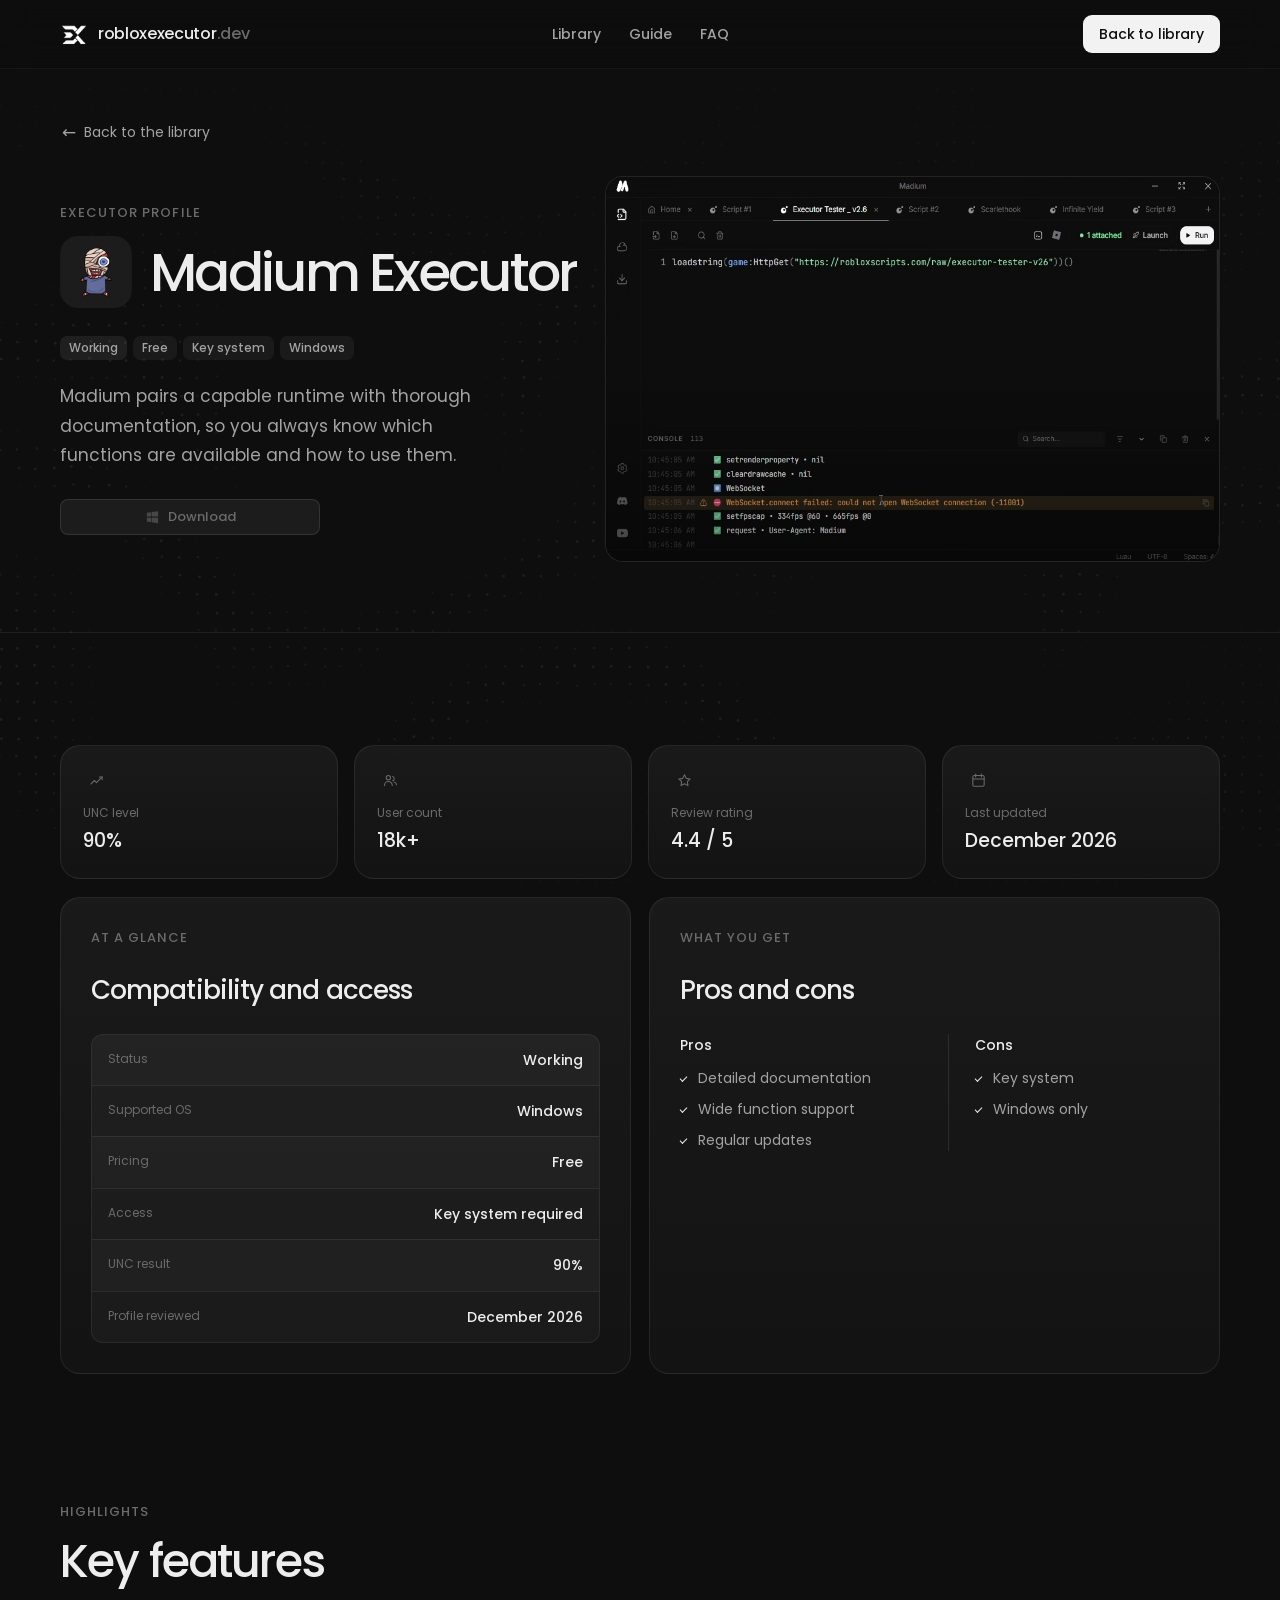
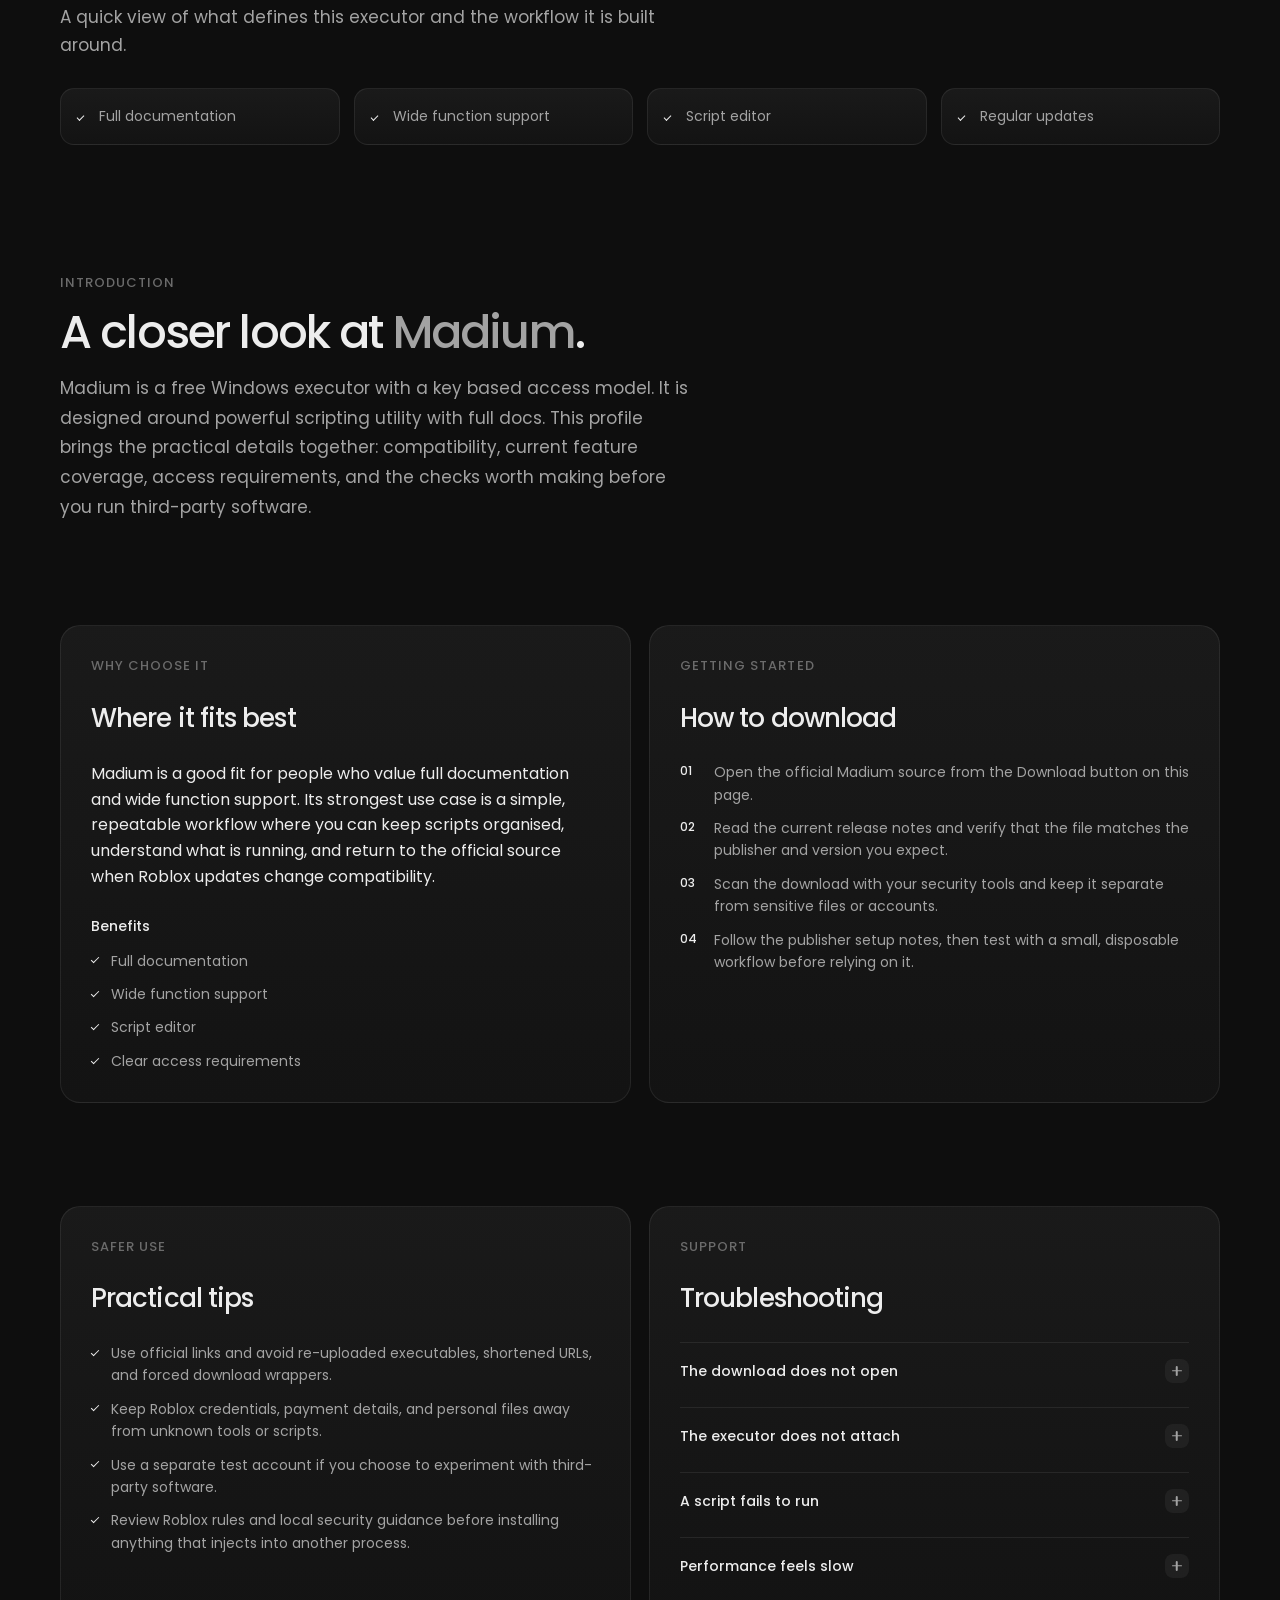
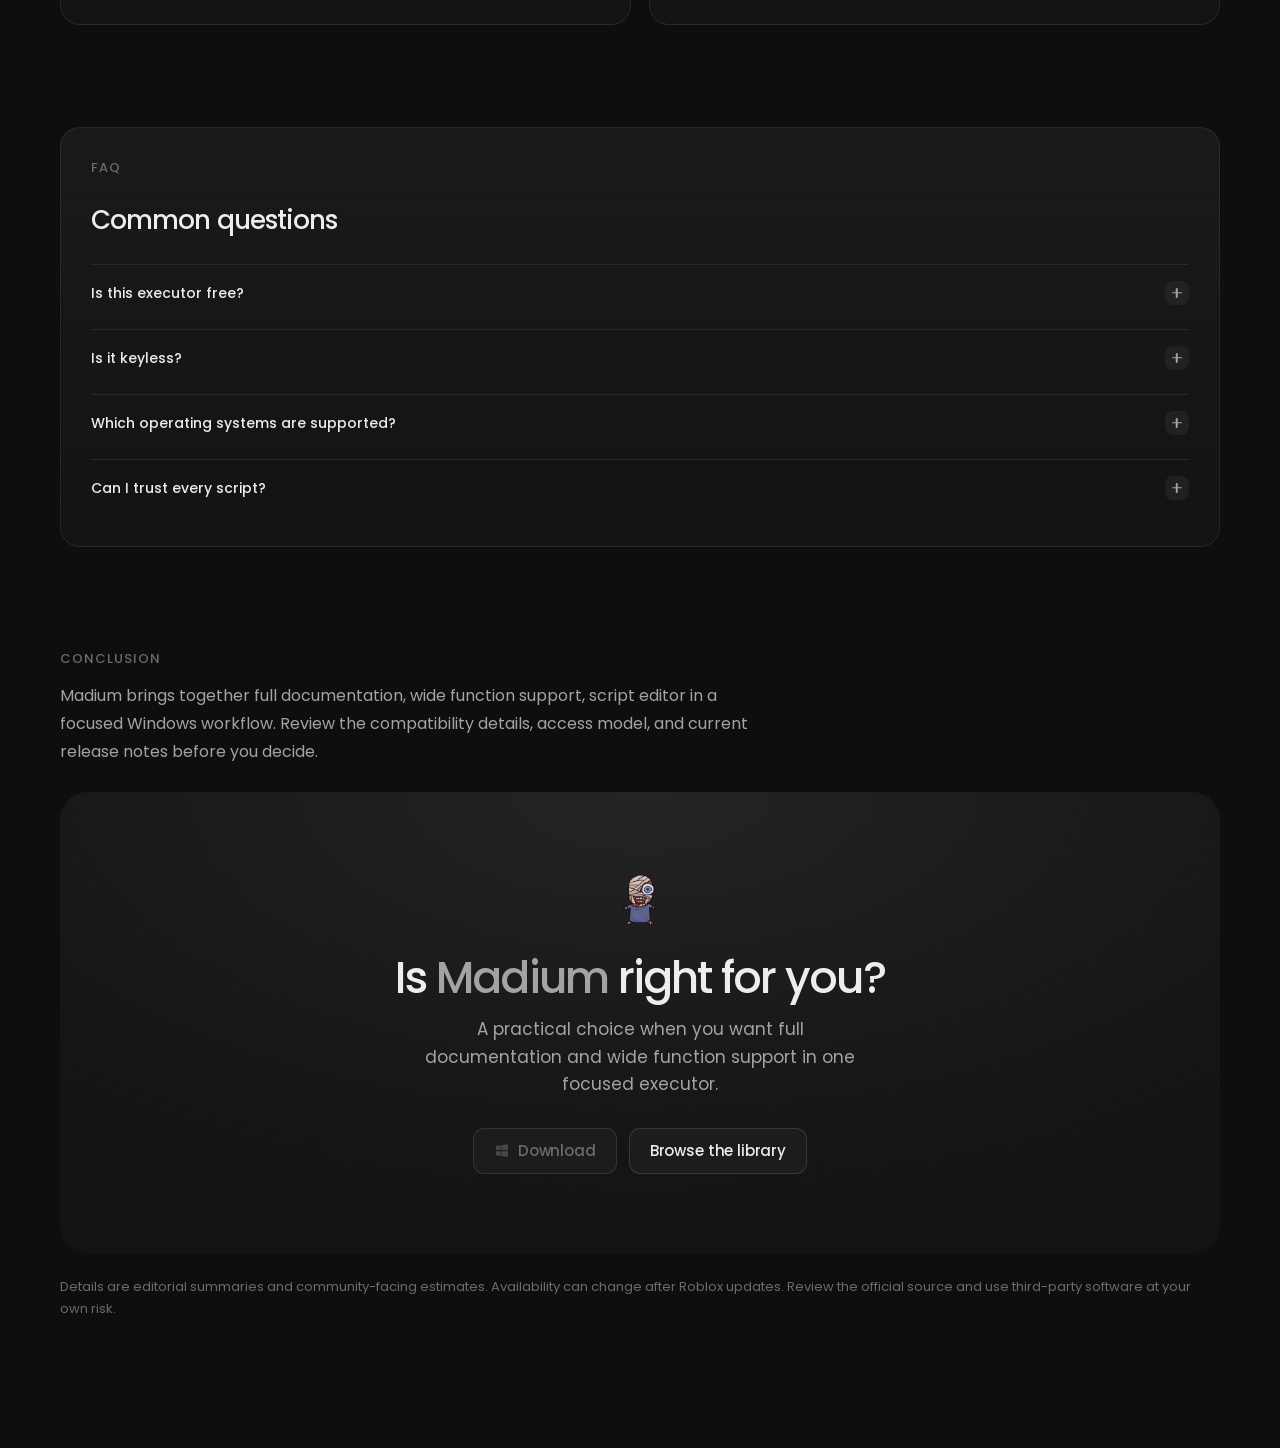
<file: madium/index.html>
﻿<!DOCTYPE html>
<html lang="en">
<head>
  <meta charset="utf-8">
  <meta name="viewport" content="width=device-width, initial-scale=1">
  <title>Madium Executor - Features, UNC level and download</title>
  <meta name="description" content="Read the Madium Executor profile with documentation, UNC level, key system, Windows compatibility, features, pros, cons and download information.">
  <meta name="keywords" content="madium executor, madium roblox executor, madium download, roblox executor with key, windows executor">
  <link rel="canonical" href="https://robloxexecutor.dev/madium/">
  <meta property="og:title" content="madium Executor profile">
  <link rel="icon" href="/favicon.ico">
  <link rel="preconnect" href="https://fonts.googleapis.com">
  <link rel="preconnect" href="https://fonts.gstatic.com" crossorigin>
  <link href="https://fonts.googleapis.com/css2?family=Poppins:wght@400;500;600;700&display=swap" rel="stylesheet">
  <link rel="stylesheet" href="/styles.css">
</head>
<body class="detail-page">
  <canvas class="topography" aria-hidden="true"></canvas>
  <a class="skip-link" href="#detail">Skip to executor details</a>
  <header class="nav is-scrolled" id="nav">
    <div class="wrap nav__inner">
      <a class="brand" href="https://robloxexecutor.dev" aria-label="robloxexecutor.dev home">
        <img src="/logo/ex-white.png" alt="robloxexecutor.dev logo" width="28" height="28">
        <span>robloxexecutor<span class="brand__tld">.dev</span></span>
      </a>
      <nav class="nav__links" aria-label="Primary">
        <a href="/index.html#library">Library</a>
        <a href="/index.html#guide">Guide</a>
        <a href="/index.html#faq">FAQ</a>
      </nav>
      <a class="btn btn--light btn--sm nav__cta" href="/index.html#library">Back to library</a>
    </div>
  </header>

  <main id="detail">
    <section class="detail-hero">
      <div class="wrap">
        <a class="detail-back" href="/index.html#library">Back to the library</a>
        <div class="detail-hero__grid">
          <div class="detail-hero__copy">
            <p class="eyebrow detail-eyebrow">Executor profile</p>
            <div class="detail-identity">
              <img id="detail-logo" class="detail-logo" src="" alt="madium Executor logo" width="72" height="72">
              <h1 id="detail-name">Executor</h1>
            </div>
            <div class="tags" id="detail-tags"></div>
            <p id="detail-description" class="detail-description"></p>
            <div class="detail-actions"><a id="detail-download" class="card__download detail-download" href="#" target="_blank" rel="noopener"><svg viewBox="0 0 24 24" aria-hidden="true"><path d="M3 4.5 10 3.5v7H3zM11 3.35l10-1.4v8.55H11zM3 12.5h7v7L3 18.5zM11 12.5h10v8.55l-10-1.4z"/></svg>Download</a></div>
          </div>
          <div class="detail-shot"><img id="detail-ui" src="" alt="madium Executor interface preview"></div>
        </div>
      </div>
    </section>

    <section class="section detail-content">
      <div class="wrap">
        <div class="detail-stats" id="detail-stats"></div>
        <div class="detail-columns detail-overview">
          <article class="detail-panel detail-panel--table"><p class="eyebrow">At a glance</p><h2>Compatibility and access</h2><div class="detail-table" id="detail-table"></div></article>
          <article class="detail-panel"><p class="eyebrow">What you get</p><h2>Pros and cons</h2><div class="pros-cons"><div><h3>Pros</h3><ul id="detail-pros"></ul></div><div><h3>Cons</h3><ul id="detail-cons"></ul></div></div></article>
        </div>
        <section class="detail-section detail-features"><p class="eyebrow">Highlights</p><h2>Key features</h2><p class="detail-section__lede">A quick view of what defines this executor and the workflow it is built around.</p><ul id="detail-features"></ul></section>
        <section class="detail-copy" aria-labelledby="detail-intro-title">
          <p class="eyebrow">Introduction</p>
          <h2 id="detail-intro-title">A closer look at <span id="detail-intro-name">this executor</span>.</h2>
          <p id="detail-introduction"></p>
        </section>
        <div class="detail-columns detail-columns--copy detail-choice-row">
          <article class="detail-panel"><p class="eyebrow">Why choose it</p><h2>Where it fits best</h2><p id="detail-why"></p><h3 class="detail-subtitle">Benefits</h3><ul id="detail-benefits" class="detail-list"></ul></article>
          <article class="detail-panel"><p class="eyebrow">Getting started</p><h2>How to download</h2><ol id="detail-steps" class="detail-steps"></ol></article>
        </div>
        <div class="detail-columns detail-columns--copy detail-support-row">
          <article class="detail-panel"><p class="eyebrow">Safer use</p><h2>Practical tips</h2><ul id="detail-safety" class="detail-list"></ul></article>
          <article class="detail-panel"><p class="eyebrow">Support</p><h2>Troubleshooting</h2><div id="detail-troubleshooting" class="detail-faq"></div></article>
        </div>
        <section class="detail-panel detail-faq-panel"><p class="eyebrow">FAQ</p><h2>Common questions</h2><div id="detail-faq" class="detail-faq"></div></section>
        <section class="detail-conclusion-section" aria-labelledby="detail-conclusion-title">
          <p class="eyebrow">Conclusion</p>
          <p id="detail-conclusion" class="detail-conclusion__body"></p>
          <div class="cta detail-conclusion">
            <img id="detail-conclusion-logo" class="cta__mark" src="" alt="madium Executor logo" width="56" height="56">
            <h2 id="detail-conclusion-title">Is <span id="detail-conclusion-name">this executor</span> right for you?</h2>
            <p id="detail-conclusion-summary"></p>
            <div class="hero__actions">
              <a class="btn btn--light" id="detail-conclusion-download" href="#" target="_blank" rel="noopener"><svg class="windows-mark" viewBox="0 0 24 24" aria-hidden="true"><path d="M3 4.5 10 3.5v7H3zM11 3.35l10-1.4v8.55H11zM3 12.5h7v7L3 18.5zM11 12.5h10v8.55l-10-1.4z"/></svg>Download</a>
              <a class="btn btn--dark" href="/index.html#library">Browse the library</a>
            </div>
          </div>
        </section>
        <p class="detail-disclaimer">Details are editorial summaries and community-facing estimates. Availability can change after Roblox updates. Review the official source and use third-party software at your own risk.</p>
      </div>
    </section>
  </main>
  <script src="/js/executors.js"></script>
  <script src="/js/topography.js"></script>
  <script src="/js/details.js"></script>
</body>
</html>
</file>
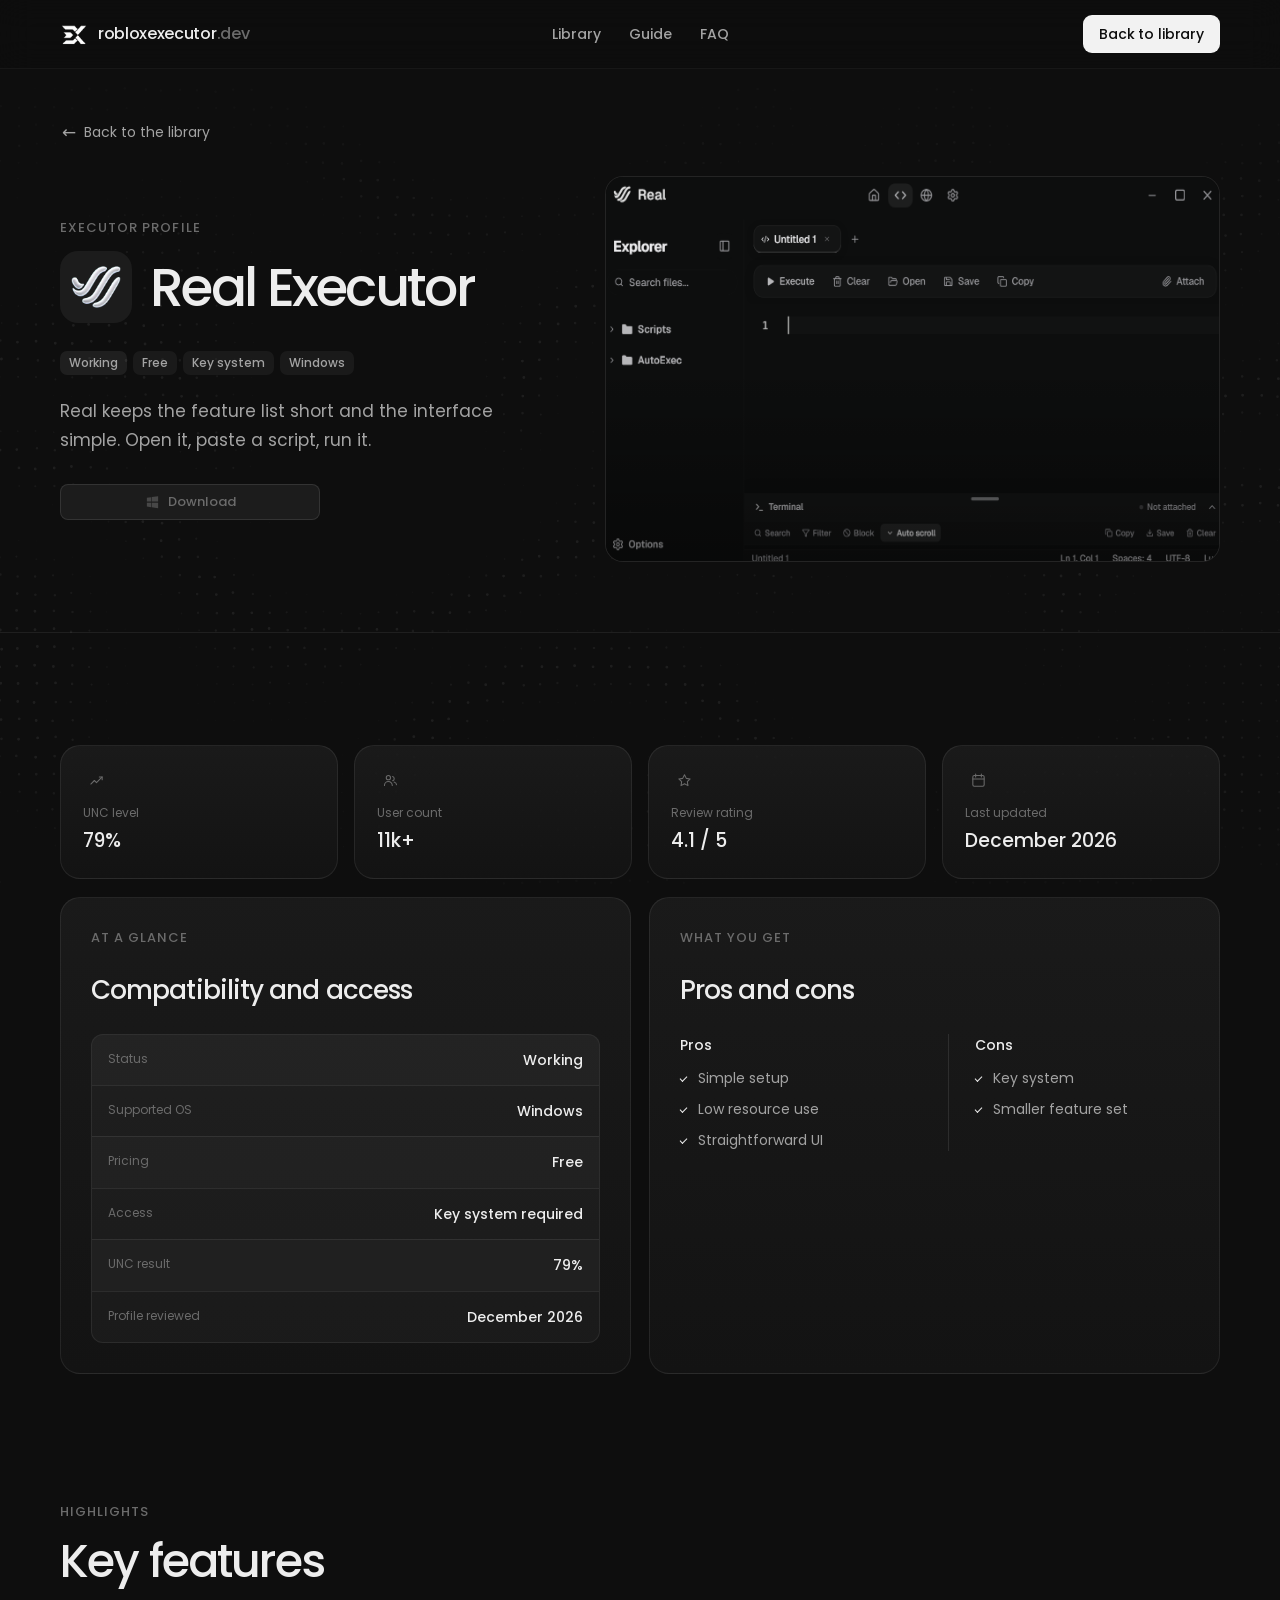
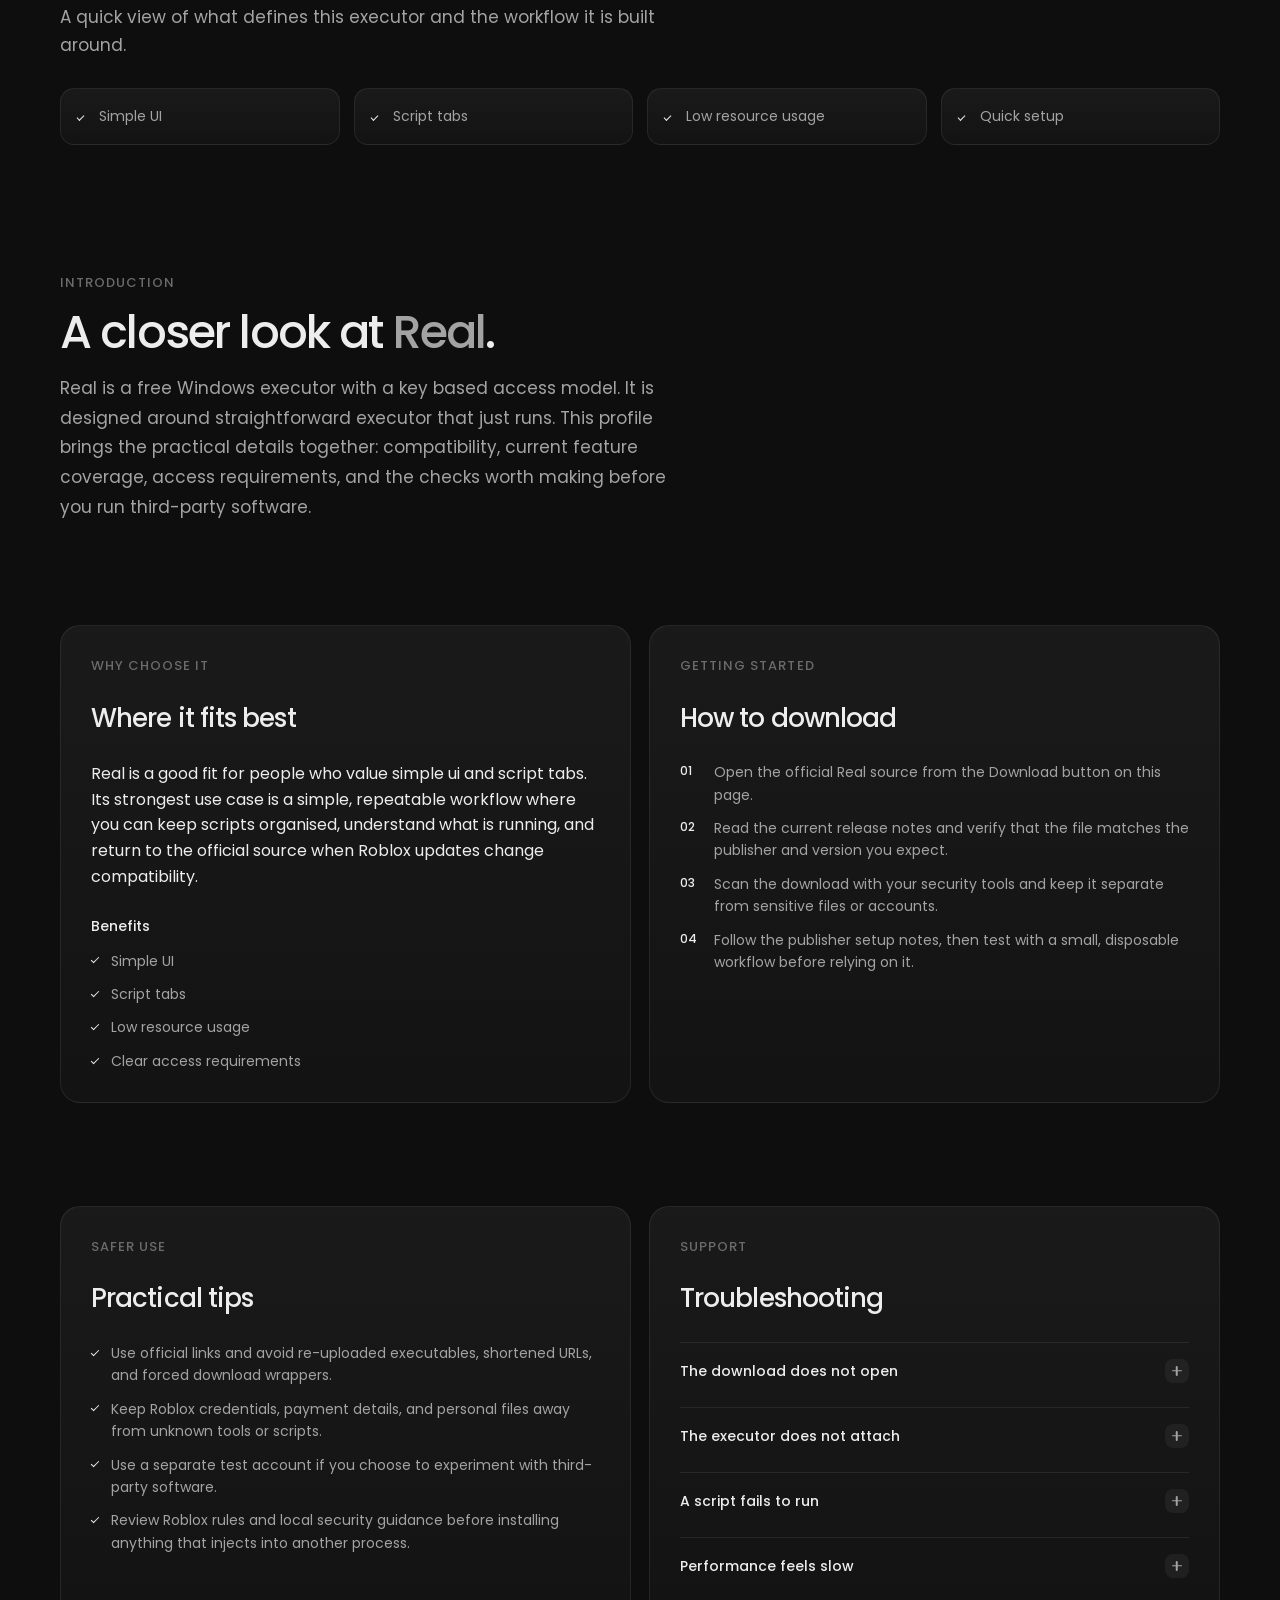
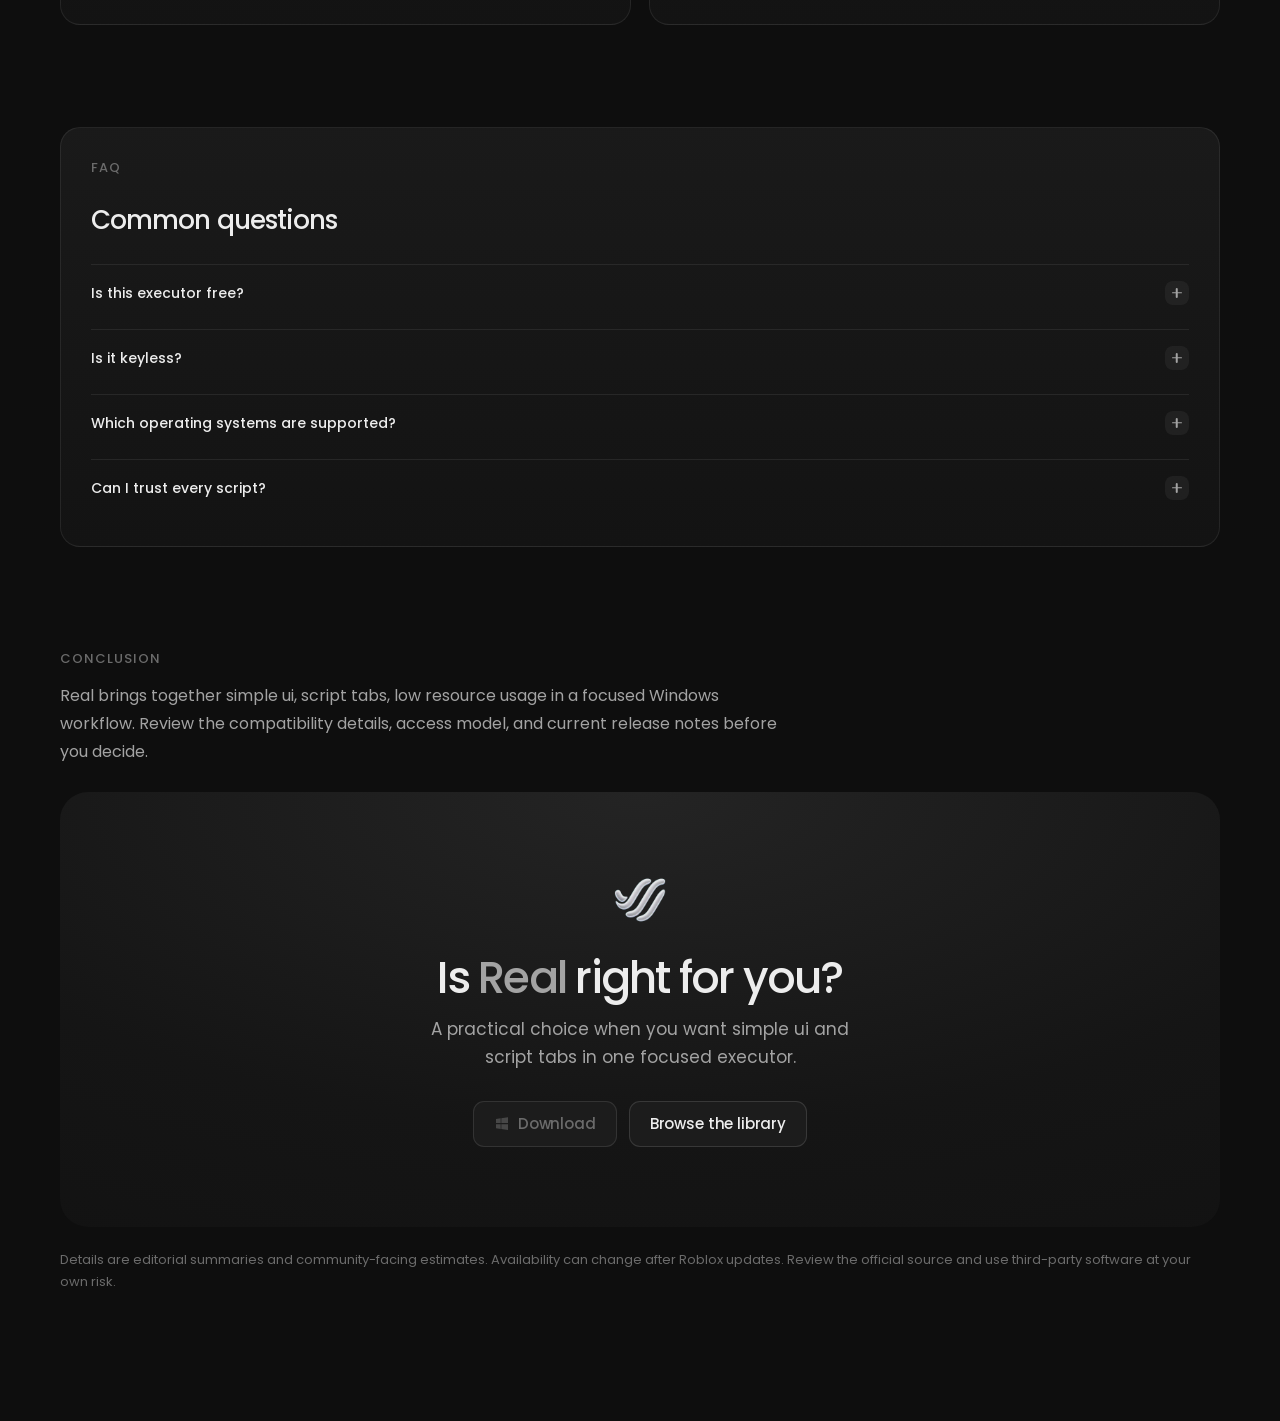
<file: real/index.html>
﻿<!DOCTYPE html>
<html lang="en">
<head>
  <meta charset="utf-8">
  <meta name="viewport" content="width=device-width, initial-scale=1">
  <title>Real Executor - Features, UNC level and download</title>
  <meta name="description" content="Discover Real Executor for Windows with its simple interface, UNC level, key system, compatibility details, benefits and download information.">
  <meta name="keywords" content="real executor, real roblox executor, real download, simple roblox executor, windows executor">
  <link rel="canonical" href="https://robloxexecutor.dev/real/">
  <meta property="og:title" content="real Executor profile">
  <link rel="icon" href="/favicon.ico">
  <link rel="preconnect" href="https://fonts.googleapis.com">
  <link rel="preconnect" href="https://fonts.gstatic.com" crossorigin>
  <link href="https://fonts.googleapis.com/css2?family=Poppins:wght@400;500;600;700&display=swap" rel="stylesheet">
  <link rel="stylesheet" href="/styles.css">
</head>
<body class="detail-page">
  <canvas class="topography" aria-hidden="true"></canvas>
  <a class="skip-link" href="#detail">Skip to executor details</a>
  <header class="nav is-scrolled" id="nav">
    <div class="wrap nav__inner">
      <a class="brand" href="https://robloxexecutor.dev" aria-label="robloxexecutor.dev home">
        <img src="/logo/ex-white.png" alt="robloxexecutor.dev logo" width="28" height="28">
        <span>robloxexecutor<span class="brand__tld">.dev</span></span>
      </a>
      <nav class="nav__links" aria-label="Primary">
        <a href="/index.html#library">Library</a>
        <a href="/index.html#guide">Guide</a>
        <a href="/index.html#faq">FAQ</a>
      </nav>
      <a class="btn btn--light btn--sm nav__cta" href="/index.html#library">Back to library</a>
    </div>
  </header>

  <main id="detail">
    <section class="detail-hero">
      <div class="wrap">
        <a class="detail-back" href="/index.html#library">Back to the library</a>
        <div class="detail-hero__grid">
          <div class="detail-hero__copy">
            <p class="eyebrow detail-eyebrow">Executor profile</p>
            <div class="detail-identity">
              <img id="detail-logo" class="detail-logo" src="" alt="real Executor logo" width="72" height="72">
              <h1 id="detail-name">Executor</h1>
            </div>
            <div class="tags" id="detail-tags"></div>
            <p id="detail-description" class="detail-description"></p>
            <div class="detail-actions"><a id="detail-download" class="card__download detail-download" href="#" target="_blank" rel="noopener"><svg viewBox="0 0 24 24" aria-hidden="true"><path d="M3 4.5 10 3.5v7H3zM11 3.35l10-1.4v8.55H11zM3 12.5h7v7L3 18.5zM11 12.5h10v8.55l-10-1.4z"/></svg>Download</a></div>
          </div>
          <div class="detail-shot"><img id="detail-ui" src="" alt="real Executor interface preview"></div>
        </div>
      </div>
    </section>

    <section class="section detail-content">
      <div class="wrap">
        <div class="detail-stats" id="detail-stats"></div>
        <div class="detail-columns detail-overview">
          <article class="detail-panel detail-panel--table"><p class="eyebrow">At a glance</p><h2>Compatibility and access</h2><div class="detail-table" id="detail-table"></div></article>
          <article class="detail-panel"><p class="eyebrow">What you get</p><h2>Pros and cons</h2><div class="pros-cons"><div><h3>Pros</h3><ul id="detail-pros"></ul></div><div><h3>Cons</h3><ul id="detail-cons"></ul></div></div></article>
        </div>
        <section class="detail-section detail-features"><p class="eyebrow">Highlights</p><h2>Key features</h2><p class="detail-section__lede">A quick view of what defines this executor and the workflow it is built around.</p><ul id="detail-features"></ul></section>
        <section class="detail-copy" aria-labelledby="detail-intro-title">
          <p class="eyebrow">Introduction</p>
          <h2 id="detail-intro-title">A closer look at <span id="detail-intro-name">this executor</span>.</h2>
          <p id="detail-introduction"></p>
        </section>
        <div class="detail-columns detail-columns--copy detail-choice-row">
          <article class="detail-panel"><p class="eyebrow">Why choose it</p><h2>Where it fits best</h2><p id="detail-why"></p><h3 class="detail-subtitle">Benefits</h3><ul id="detail-benefits" class="detail-list"></ul></article>
          <article class="detail-panel"><p class="eyebrow">Getting started</p><h2>How to download</h2><ol id="detail-steps" class="detail-steps"></ol></article>
        </div>
        <div class="detail-columns detail-columns--copy detail-support-row">
          <article class="detail-panel"><p class="eyebrow">Safer use</p><h2>Practical tips</h2><ul id="detail-safety" class="detail-list"></ul></article>
          <article class="detail-panel"><p class="eyebrow">Support</p><h2>Troubleshooting</h2><div id="detail-troubleshooting" class="detail-faq"></div></article>
        </div>
        <section class="detail-panel detail-faq-panel"><p class="eyebrow">FAQ</p><h2>Common questions</h2><div id="detail-faq" class="detail-faq"></div></section>
        <section class="detail-conclusion-section" aria-labelledby="detail-conclusion-title">
          <p class="eyebrow">Conclusion</p>
          <p id="detail-conclusion" class="detail-conclusion__body"></p>
          <div class="cta detail-conclusion">
            <img id="detail-conclusion-logo" class="cta__mark" src="" alt="real Executor logo" width="56" height="56">
            <h2 id="detail-conclusion-title">Is <span id="detail-conclusion-name">this executor</span> right for you?</h2>
            <p id="detail-conclusion-summary"></p>
            <div class="hero__actions">
              <a class="btn btn--light" id="detail-conclusion-download" href="#" target="_blank" rel="noopener"><svg class="windows-mark" viewBox="0 0 24 24" aria-hidden="true"><path d="M3 4.5 10 3.5v7H3zM11 3.35l10-1.4v8.55H11zM3 12.5h7v7L3 18.5zM11 12.5h10v8.55l-10-1.4z"/></svg>Download</a>
              <a class="btn btn--dark" href="/index.html#library">Browse the library</a>
            </div>
          </div>
        </section>
        <p class="detail-disclaimer">Details are editorial summaries and community-facing estimates. Availability can change after Roblox updates. Review the official source and use third-party software at your own risk.</p>
      </div>
    </section>
  </main>
  <script src="/js/executors.js"></script>
  <script src="/js/topography.js"></script>
  <script src="/js/details.js"></script>
</body>
</html>
</file>
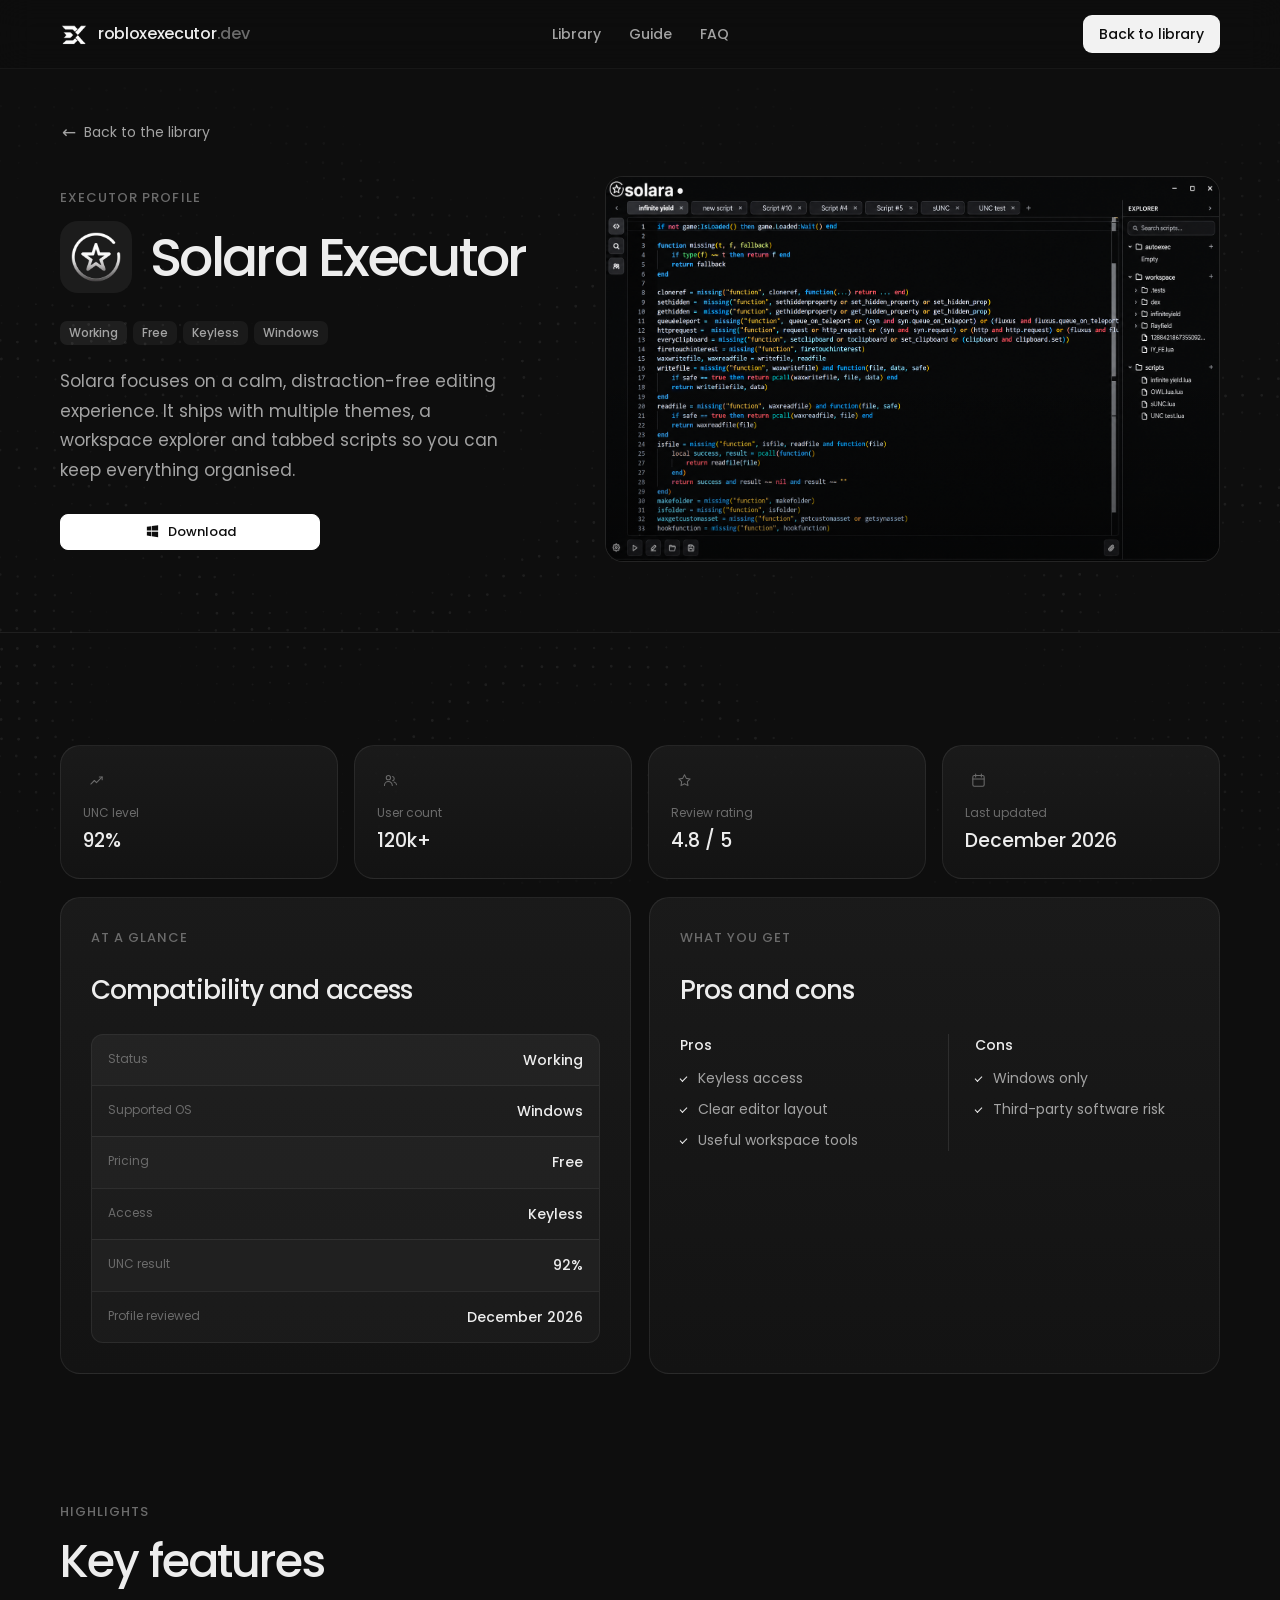
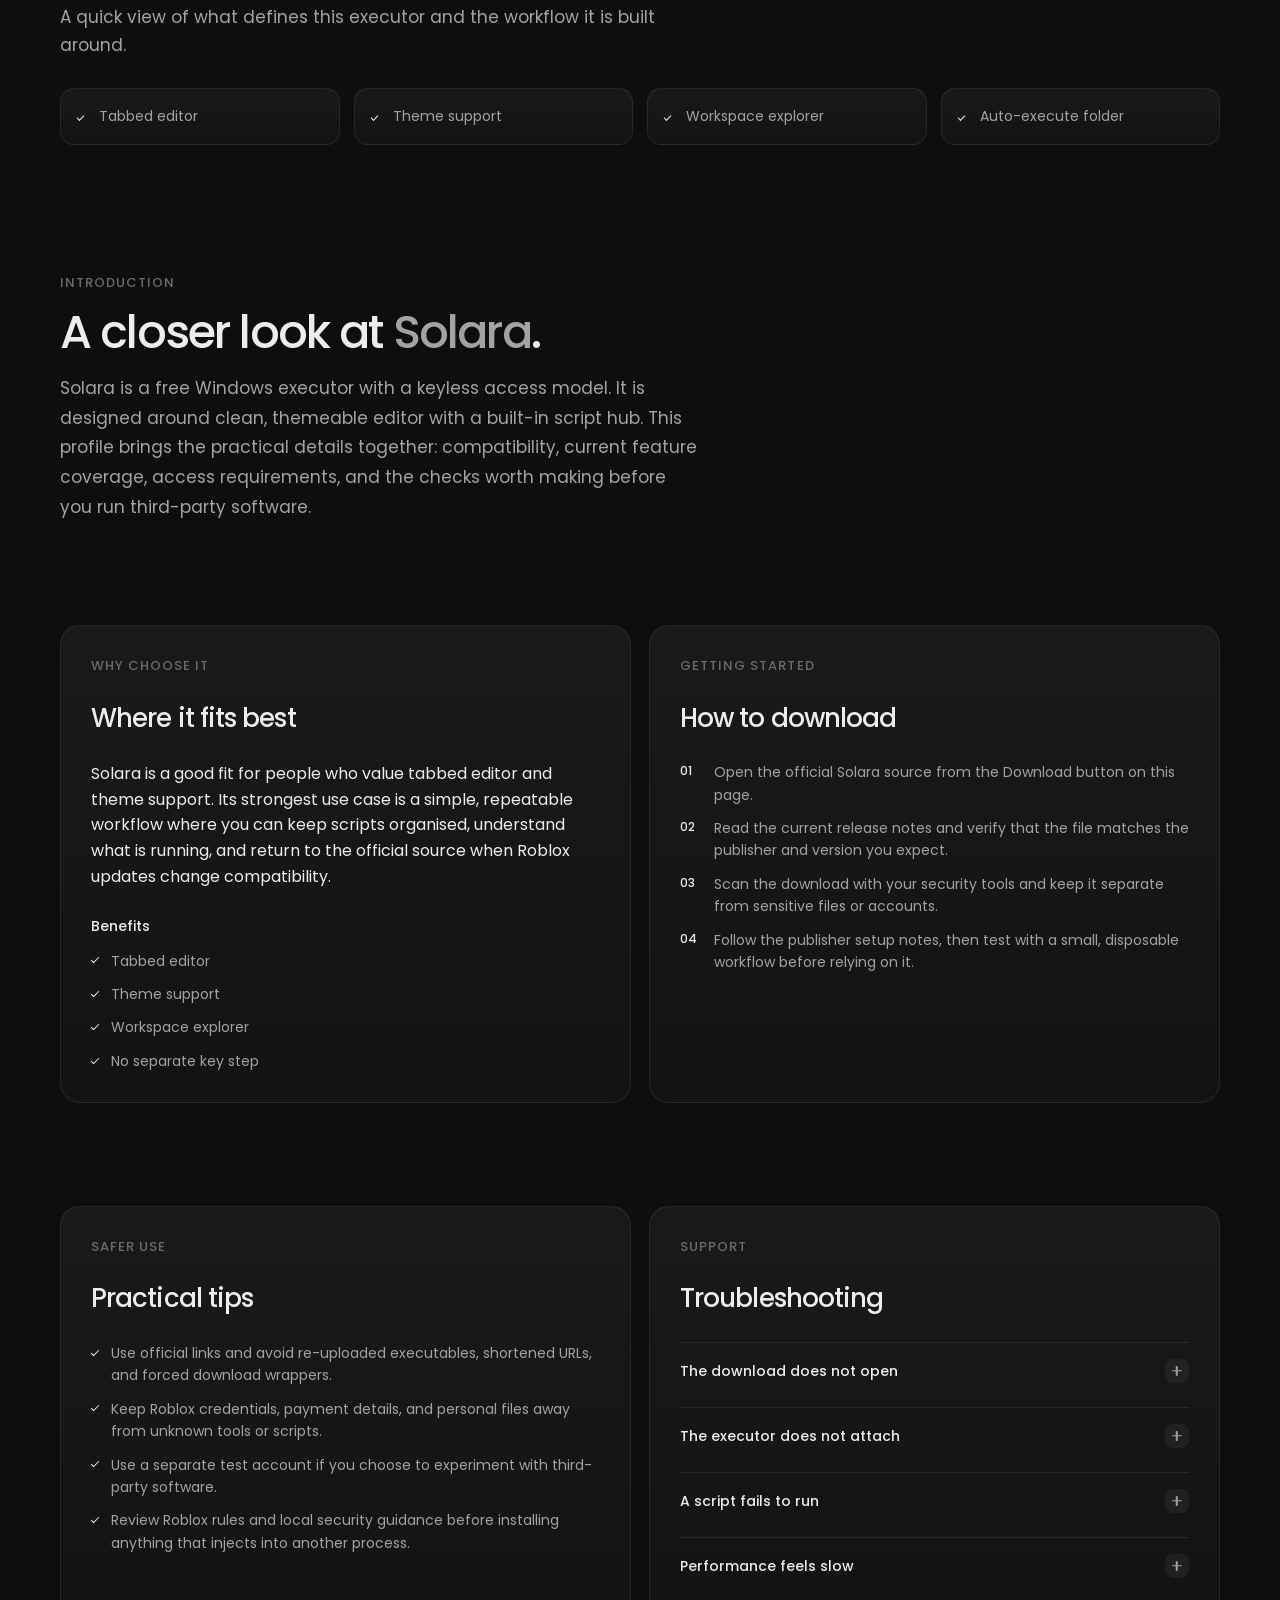
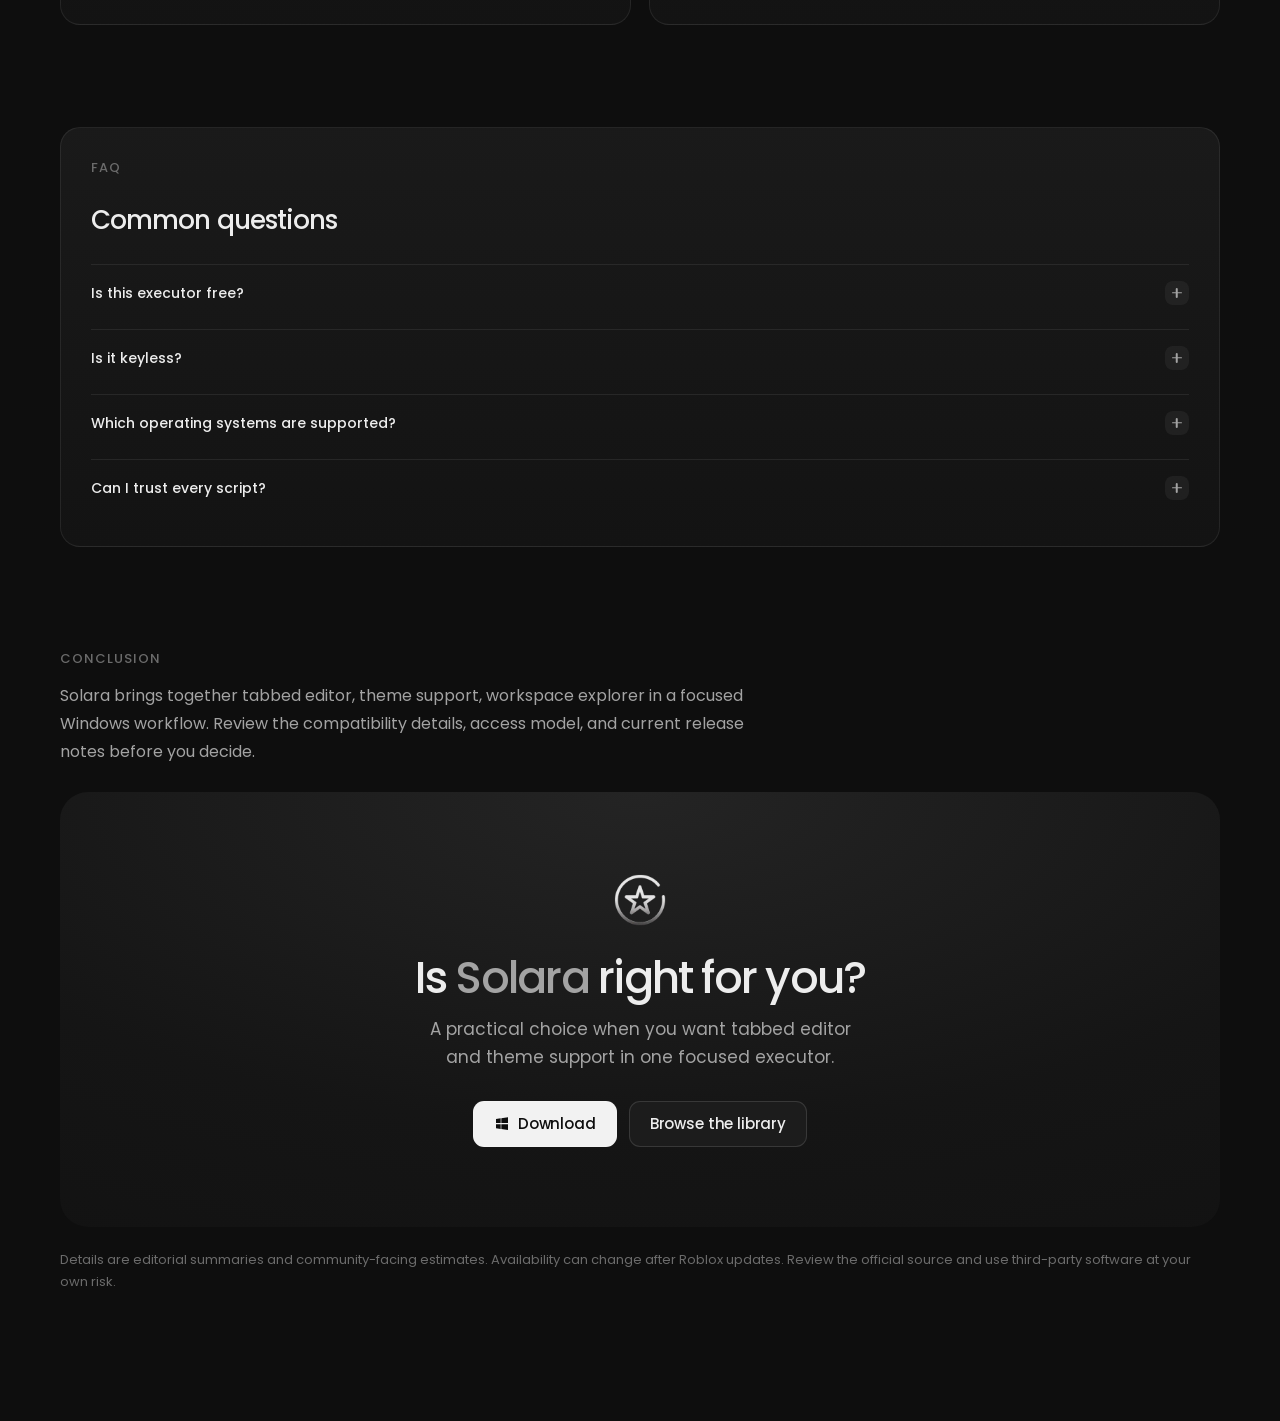
<file: solara/index.html>
﻿<!DOCTYPE html>
<html lang="en">
<head>
  <meta charset="utf-8">
  <meta name="viewport" content="width=device-width, initial-scale=1">
  <title>Solara Executor - Features, UNC Level, Keyless Access and Download</title>
  <meta name="description" content="Learn about Solara Executor for Windows, including features, UNC level, keyless access, compatibility, pros, cons and the current download source.">
  <meta name="keywords" content="solara executor, solara roblox executor, solara download, keyless roblox executor, windows executor">
  <link rel="canonical" href="https://robloxexecutor.dev/solara/">
  <link rel="preconnect" href="https://fonts.googleapis.com">
  <link rel="preconnect" href="https://fonts.gstatic.com" crossorigin>
  <link href="https://fonts.googleapis.com/css2?family=Poppins:wght@400;500;600;700&display=swap" rel="stylesheet">
  <link rel="stylesheet" href="/styles.css">
  <link rel="icon" href="/favicon.ico">
</head>
<body class="detail-page">
  <canvas class="topography" aria-hidden="true"></canvas>
  <a class="skip-link" href="#detail">Skip to executor details</a>
  <header class="nav is-scrolled" id="nav">
    <div class="wrap nav__inner">
      <a class="brand" href="https://robloxexecutor.dev" aria-label="robloxexecutor.dev home">
        <img src="/logo/ex-white.png" alt="robloxexecutor.dev logo" width="28" height="28">
        <span>robloxexecutor<span class="brand__tld">.dev</span></span>
      </a>
      <nav class="nav__links" aria-label="Primary">
        <a href="/index.html#library">Library</a>
        <a href="/index.html#guide">Guide</a>
        <a href="/index.html#faq">FAQ</a>
      </nav>
      <a class="btn btn--light btn--sm nav__cta" href="/index.html#library">Back to library</a>
    </div>
  </header>

  <main id="detail">
    <section class="detail-hero">
      <div class="wrap">
        <a class="detail-back" href="/index.html#library">Back to the library</a>
        <div class="detail-hero__grid">
          <div class="detail-hero__copy">
            <p class="eyebrow detail-eyebrow">Executor profile</p>
            <div class="detail-identity">
              <img id="detail-logo" class="detail-logo" src="" alt="Roblox Executor logo" width="72" height="72">
              <h1 id="detail-name">Executor</h1>
            </div>
            <div class="tags" id="detail-tags"></div>
            <p id="detail-description" class="detail-description"></p>
            <div class="detail-actions"><a id="detail-download" class="card__download detail-download" href="#" target="_blank" rel="noopener"><svg viewBox="0 0 24 24" aria-hidden="true"><path d="M3 4.5 10 3.5v7H3zM11 3.35l10-1.4v8.55H11zM3 12.5h7v7L3 18.5zM11 12.5h10v8.55l-10-1.4z"/></svg>Download</a></div>
          </div>
          <div class="detail-shot"><img id="detail-ui" src="" alt="Roblox Executor interface preview"></div>
        </div>
      </div>
    </section>

    <section class="section detail-content">
      <div class="wrap">
        <div class="detail-stats" id="detail-stats"></div>
        <div class="detail-columns detail-overview">
          <article class="detail-panel detail-panel--table"><p class="eyebrow">At a glance</p><h2>Compatibility and access</h2><div class="detail-table" id="detail-table"></div></article>
          <article class="detail-panel"><p class="eyebrow">What you get</p><h2>Pros and cons</h2><div class="pros-cons"><div><h3>Pros</h3><ul id="detail-pros"></ul></div><div><h3>Cons</h3><ul id="detail-cons"></ul></div></div></article>
        </div>
        <section class="detail-section detail-features"><p class="eyebrow">Highlights</p><h2>Key features</h2><p class="detail-section__lede">A quick view of what defines this executor and the workflow it is built around.</p><ul id="detail-features"></ul></section>
        <section class="detail-copy" aria-labelledby="detail-intro-title">
          <p class="eyebrow">Introduction</p>
          <h2 id="detail-intro-title">A closer look at <span id="detail-intro-name">this executor</span>.</h2>
          <p id="detail-introduction"></p>
        </section>
        <div class="detail-columns detail-columns--copy detail-choice-row">
          <article class="detail-panel"><p class="eyebrow">Why choose it</p><h2>Where it fits best</h2><p id="detail-why"></p><h3 class="detail-subtitle">Benefits</h3><ul id="detail-benefits" class="detail-list"></ul></article>
          <article class="detail-panel"><p class="eyebrow">Getting started</p><h2>How to download</h2><ol id="detail-steps" class="detail-steps"></ol></article>
        </div>
        <div class="detail-columns detail-columns--copy detail-support-row">
          <article class="detail-panel"><p class="eyebrow">Safer use</p><h2>Practical tips</h2><ul id="detail-safety" class="detail-list"></ul></article>
          <article class="detail-panel"><p class="eyebrow">Support</p><h2>Troubleshooting</h2><div id="detail-troubleshooting" class="detail-faq"></div></article>
        </div>
        <section class="detail-panel detail-faq-panel"><p class="eyebrow">FAQ</p><h2>Common questions</h2><div id="detail-faq" class="detail-faq"></div></section>
        <section class="detail-conclusion-section" aria-labelledby="detail-conclusion-title">
          <p class="eyebrow">Conclusion</p>
          <p id="detail-conclusion" class="detail-conclusion__body"></p>
          <div class="cta detail-conclusion">
            <img id="detail-conclusion-logo" class="cta__mark" src="" alt="Roblox Executor logo" width="56" height="56">
            <h2 id="detail-conclusion-title">Is <span id="detail-conclusion-name">this executor</span> right for you?</h2>
            <p id="detail-conclusion-summary"></p>
            <div class="hero__actions">
              <a class="btn btn--light" id="detail-conclusion-download" href="#" target="_blank" rel="noopener"><svg class="windows-mark" viewBox="0 0 24 24" aria-hidden="true"><path d="M3 4.5 10 3.5v7H3zM11 3.35l10-1.4v8.55H11zM3 12.5h7v7L3 18.5zM11 12.5h10v8.55l-10-1.4z"/></svg>Download</a>
              <a class="btn btn--dark" href="/index.html#library">Browse the library</a>
            </div>
          </div>
        </section>
        <p class="detail-disclaimer">Details are editorial summaries and community-facing estimates. Availability can change after Roblox updates. Review the official source and use third-party software at your own risk.</p>
      </div>
    </section>
  </main>
  <script src="/js/executors.js"></script>
  <script src="/js/topography.js"></script>
  <script src="/js/details.js"></script>
</body>
</html>
</file>
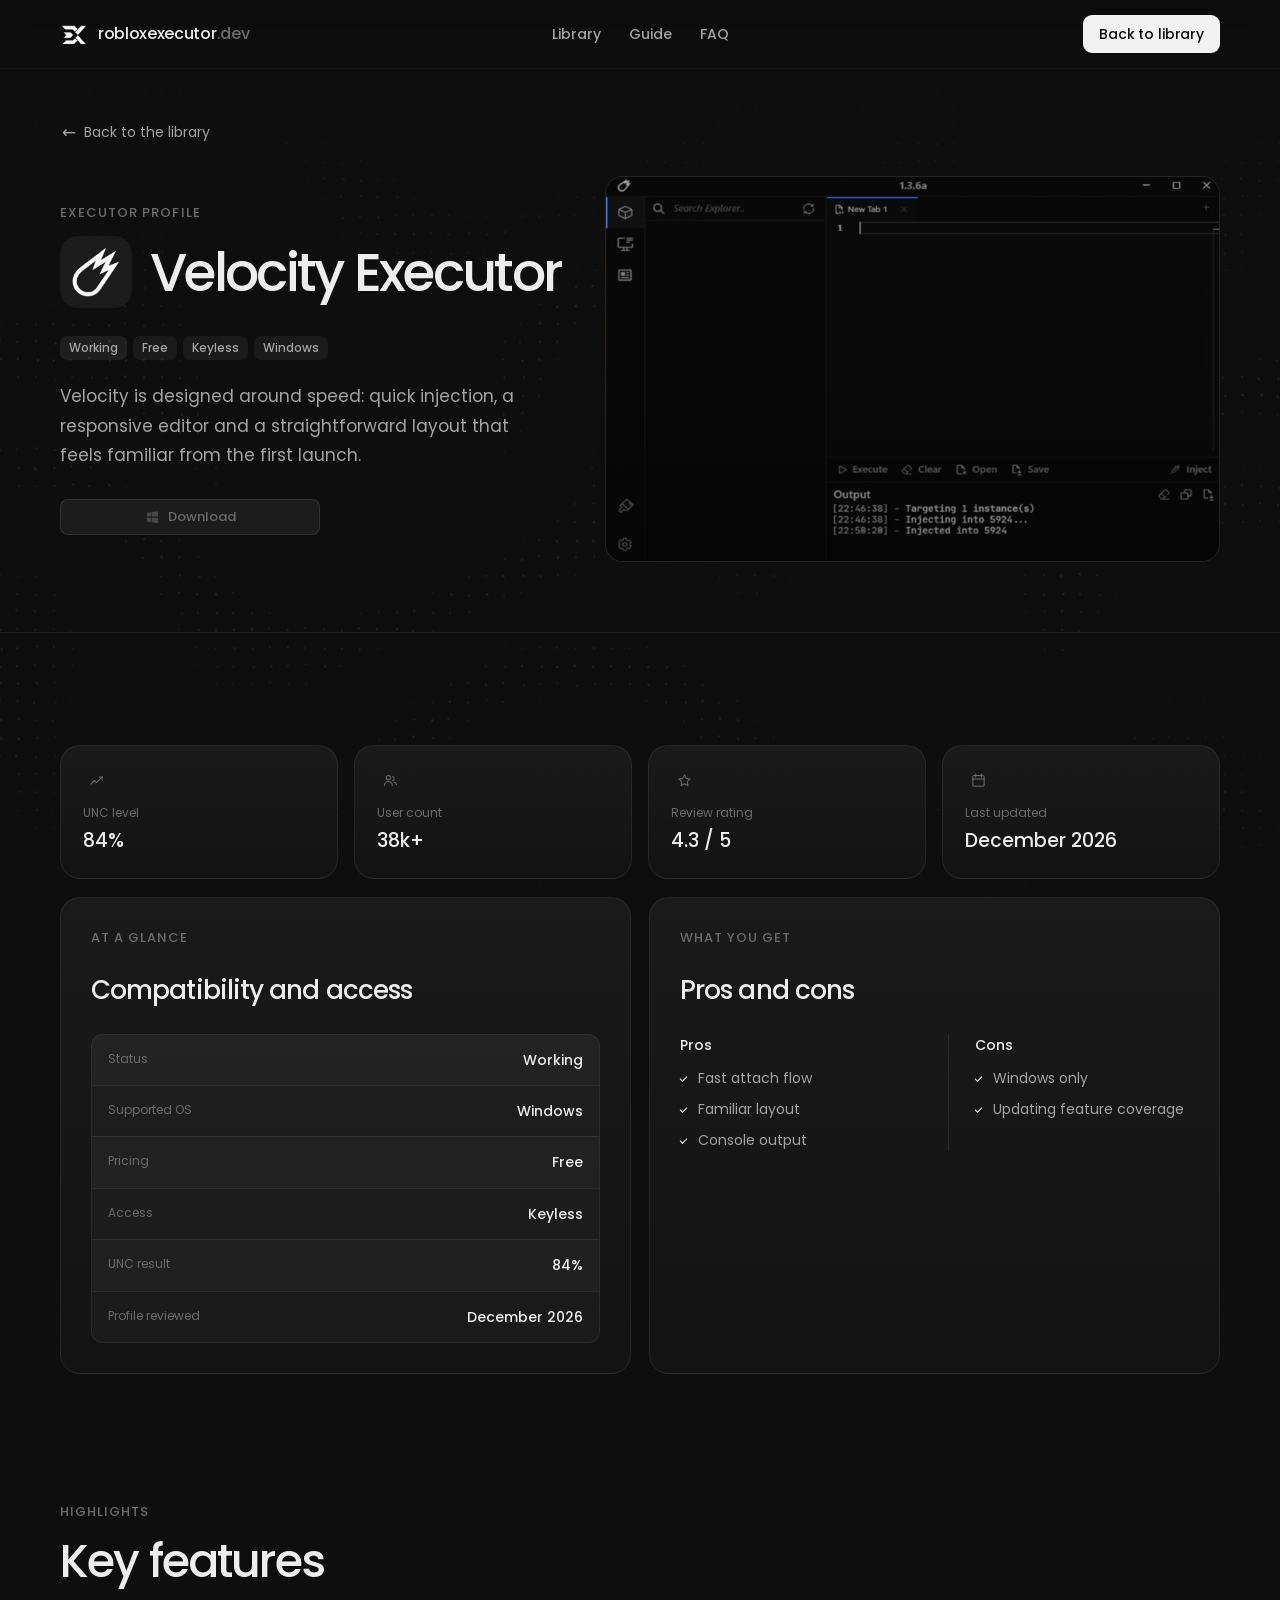
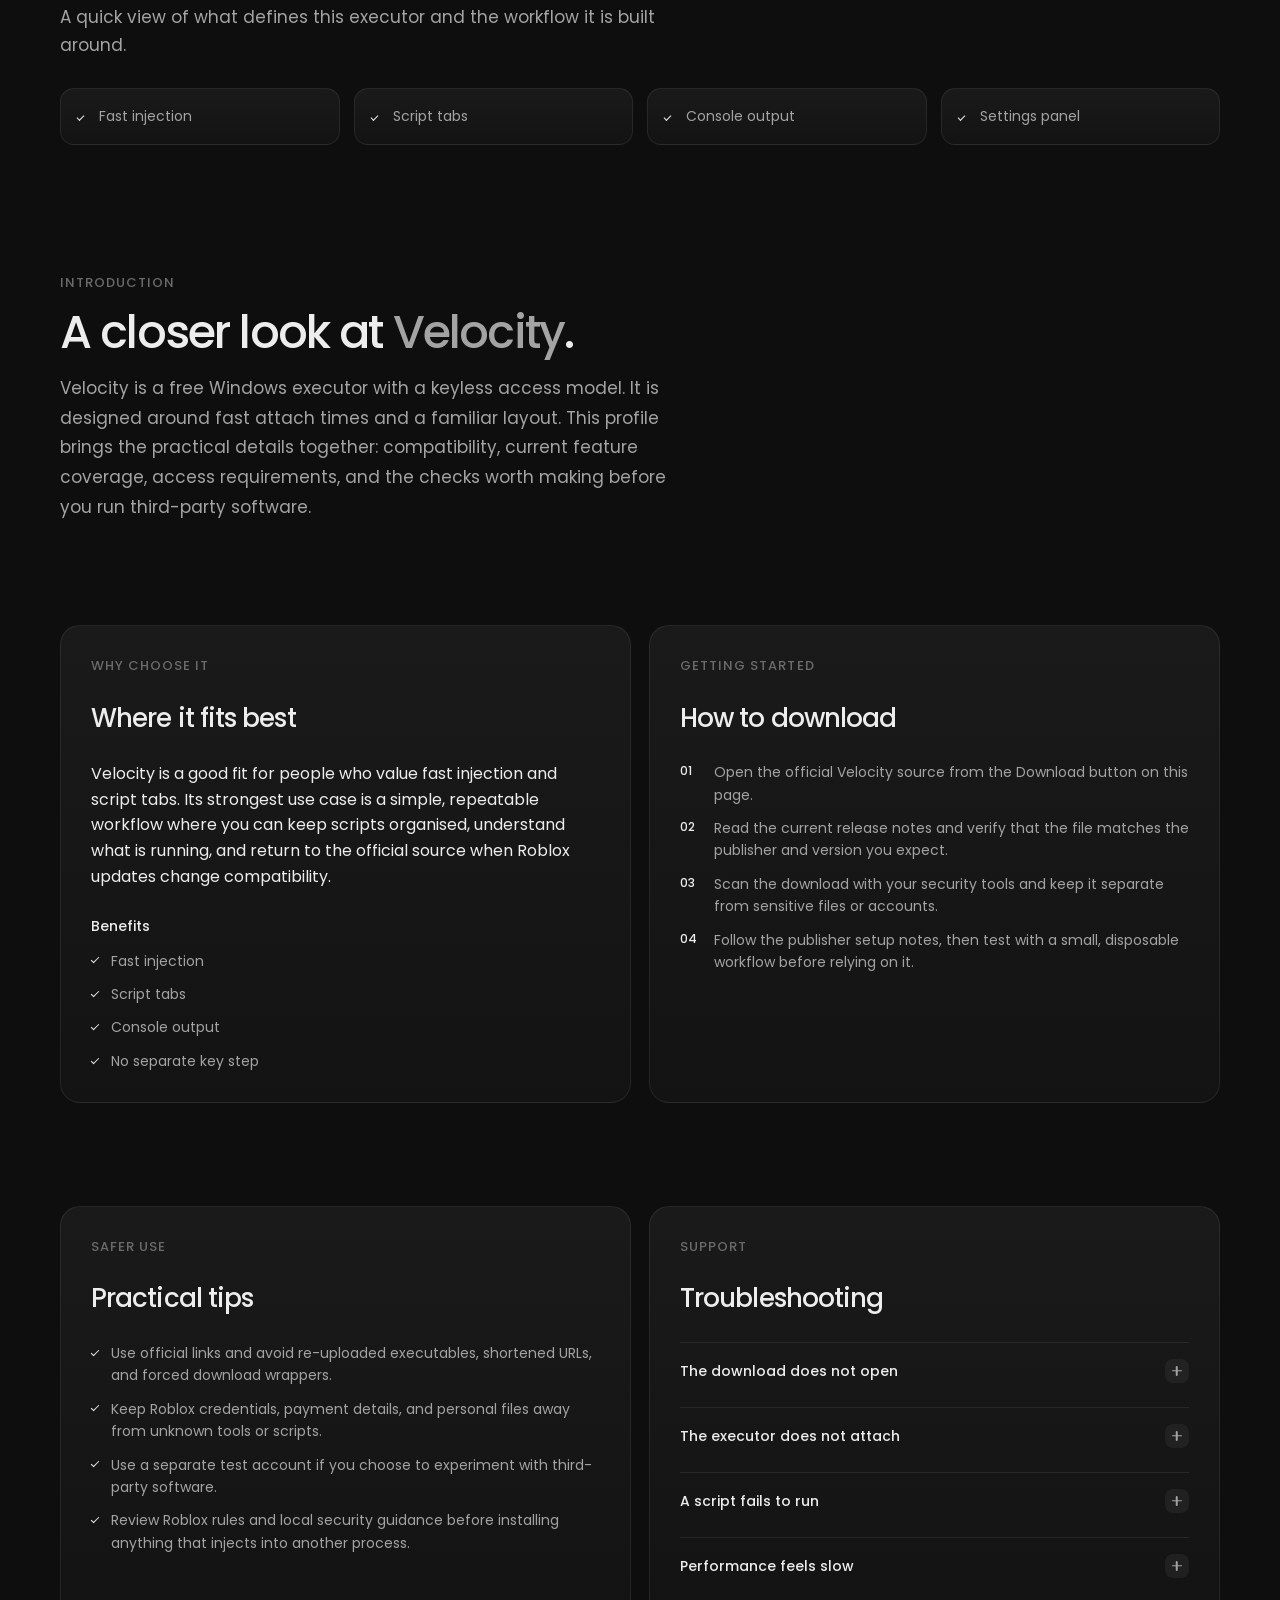
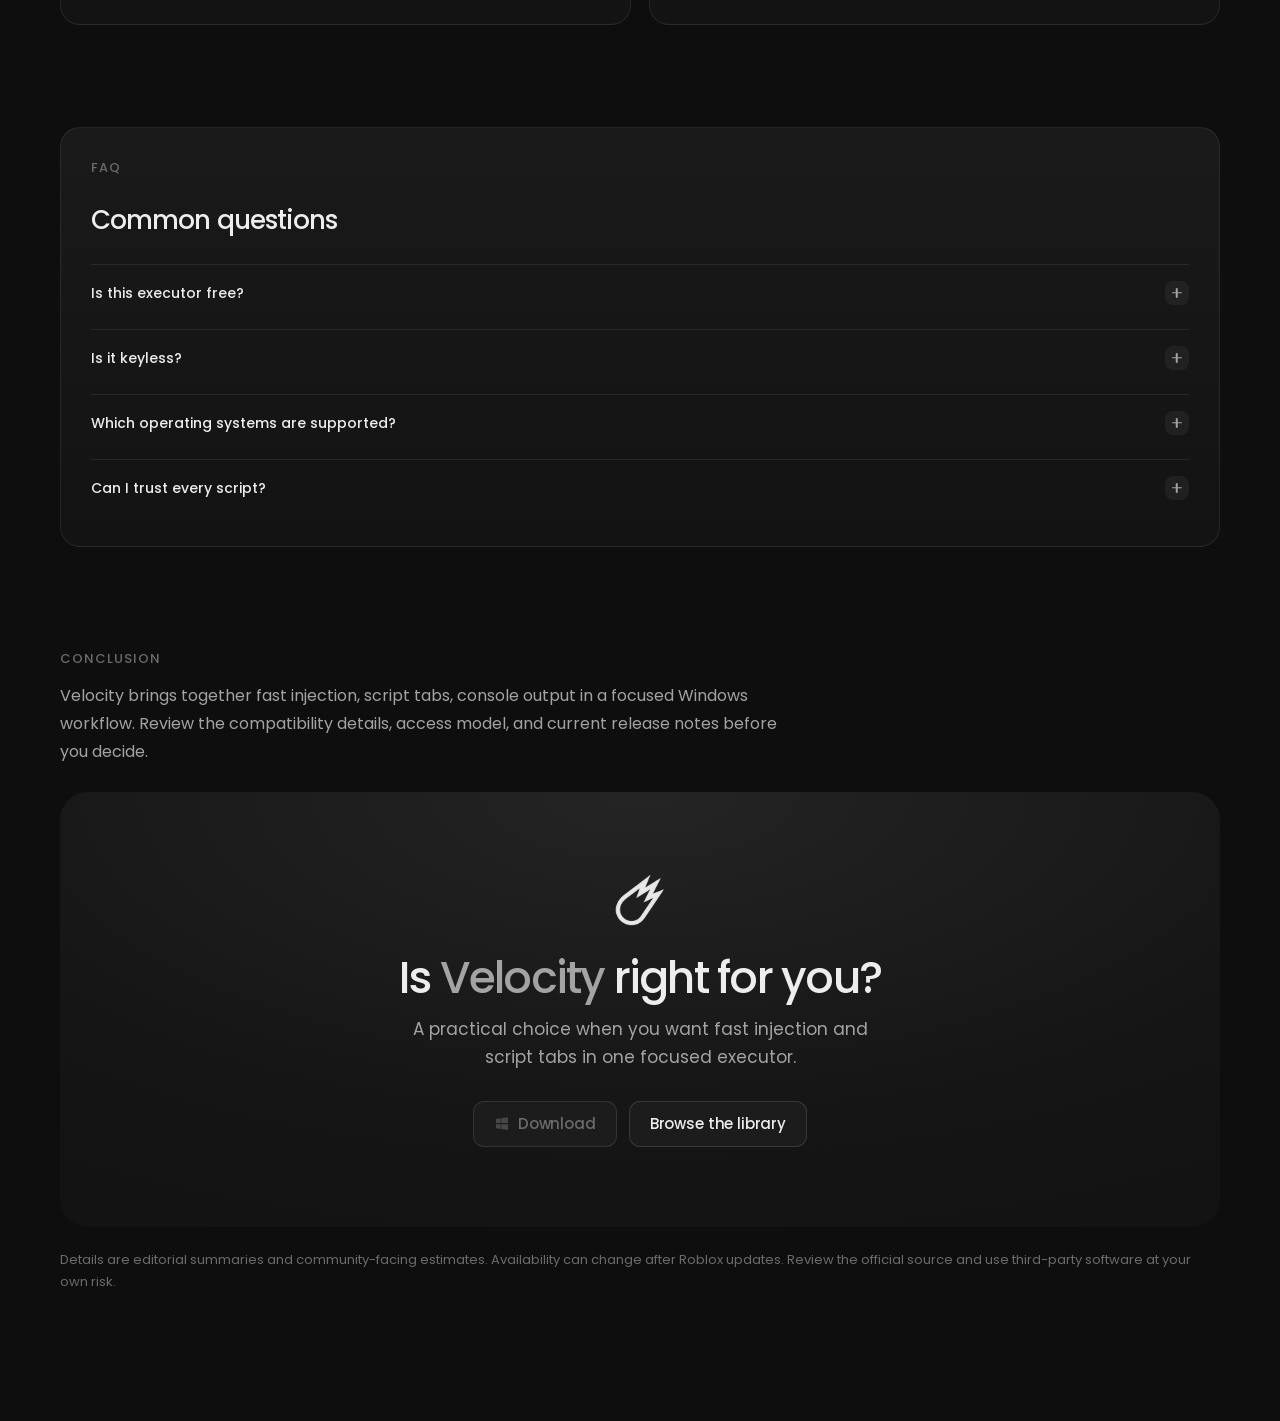
<file: velocity/index.html>
﻿<!DOCTYPE html>
<html lang="en">
<head>
  <meta charset="utf-8">
  <meta name="viewport" content="width=device-width, initial-scale=1">
  <title>Velocity Executor - Features, UNC level and download</title>
  <meta name="description" content="Review Velocity Executor for Windows, including attach speed, script tools, UNC level, compatibility, access details and download information.">
  <meta name="keywords" content="velocity executor, velocity roblox executor, velocity download, windows executor, roblox script executor">
  <link rel="canonical" href="https://robloxexecutor.dev/velocity/">
  <meta property="og:title" content="velocity Executor profile">
  <link rel="icon" href="/favicon.ico">
  <link rel="preconnect" href="https://fonts.googleapis.com">
  <link rel="preconnect" href="https://fonts.gstatic.com" crossorigin>
  <link href="https://fonts.googleapis.com/css2?family=Poppins:wght@400;500;600;700&display=swap" rel="stylesheet">
  <link rel="stylesheet" href="/styles.css">
</head>
<body class="detail-page">
  <canvas class="topography" aria-hidden="true"></canvas>
  <a class="skip-link" href="#detail">Skip to executor details</a>
  <header class="nav is-scrolled" id="nav">
    <div class="wrap nav__inner">
      <a class="brand" href="https://robloxexecutor.dev" aria-label="robloxexecutor.dev home">
        <img src="/logo/ex-white.png" alt="robloxexecutor.dev logo" width="28" height="28">
        <span>robloxexecutor<span class="brand__tld">.dev</span></span>
      </a>
      <nav class="nav__links" aria-label="Primary">
        <a href="/index.html#library">Library</a>
        <a href="/index.html#guide">Guide</a>
        <a href="/index.html#faq">FAQ</a>
      </nav>
      <a class="btn btn--light btn--sm nav__cta" href="/index.html#library">Back to library</a>
    </div>
  </header>

  <main id="detail">
    <section class="detail-hero">
      <div class="wrap">
        <a class="detail-back" href="/index.html#library">Back to the library</a>
        <div class="detail-hero__grid">
          <div class="detail-hero__copy">
            <p class="eyebrow detail-eyebrow">Executor profile</p>
            <div class="detail-identity">
              <img id="detail-logo" class="detail-logo" src="" alt="velocity Executor logo" width="72" height="72">
              <h1 id="detail-name">Executor</h1>
            </div>
            <div class="tags" id="detail-tags"></div>
            <p id="detail-description" class="detail-description"></p>
            <div class="detail-actions"><a id="detail-download" class="card__download detail-download" href="#" target="_blank" rel="noopener"><svg viewBox="0 0 24 24" aria-hidden="true"><path d="M3 4.5 10 3.5v7H3zM11 3.35l10-1.4v8.55H11zM3 12.5h7v7L3 18.5zM11 12.5h10v8.55l-10-1.4z"/></svg>Download</a></div>
          </div>
          <div class="detail-shot"><img id="detail-ui" src="" alt="velocity Executor interface preview"></div>
        </div>
      </div>
    </section>

    <section class="section detail-content">
      <div class="wrap">
        <div class="detail-stats" id="detail-stats"></div>
        <div class="detail-columns detail-overview">
          <article class="detail-panel detail-panel--table"><p class="eyebrow">At a glance</p><h2>Compatibility and access</h2><div class="detail-table" id="detail-table"></div></article>
          <article class="detail-panel"><p class="eyebrow">What you get</p><h2>Pros and cons</h2><div class="pros-cons"><div><h3>Pros</h3><ul id="detail-pros"></ul></div><div><h3>Cons</h3><ul id="detail-cons"></ul></div></div></article>
        </div>
        <section class="detail-section detail-features"><p class="eyebrow">Highlights</p><h2>Key features</h2><p class="detail-section__lede">A quick view of what defines this executor and the workflow it is built around.</p><ul id="detail-features"></ul></section>
        <section class="detail-copy" aria-labelledby="detail-intro-title">
          <p class="eyebrow">Introduction</p>
          <h2 id="detail-intro-title">A closer look at <span id="detail-intro-name">this executor</span>.</h2>
          <p id="detail-introduction"></p>
        </section>
        <div class="detail-columns detail-columns--copy detail-choice-row">
          <article class="detail-panel"><p class="eyebrow">Why choose it</p><h2>Where it fits best</h2><p id="detail-why"></p><h3 class="detail-subtitle">Benefits</h3><ul id="detail-benefits" class="detail-list"></ul></article>
          <article class="detail-panel"><p class="eyebrow">Getting started</p><h2>How to download</h2><ol id="detail-steps" class="detail-steps"></ol></article>
        </div>
        <div class="detail-columns detail-columns--copy detail-support-row">
          <article class="detail-panel"><p class="eyebrow">Safer use</p><h2>Practical tips</h2><ul id="detail-safety" class="detail-list"></ul></article>
          <article class="detail-panel"><p class="eyebrow">Support</p><h2>Troubleshooting</h2><div id="detail-troubleshooting" class="detail-faq"></div></article>
        </div>
        <section class="detail-panel detail-faq-panel"><p class="eyebrow">FAQ</p><h2>Common questions</h2><div id="detail-faq" class="detail-faq"></div></section>
        <section class="detail-conclusion-section" aria-labelledby="detail-conclusion-title">
          <p class="eyebrow">Conclusion</p>
          <p id="detail-conclusion" class="detail-conclusion__body"></p>
          <div class="cta detail-conclusion">
            <img id="detail-conclusion-logo" class="cta__mark" src="" alt="velocity Executor logo" width="56" height="56">
            <h2 id="detail-conclusion-title">Is <span id="detail-conclusion-name">this executor</span> right for you?</h2>
            <p id="detail-conclusion-summary"></p>
            <div class="hero__actions">
              <a class="btn btn--light" id="detail-conclusion-download" href="#" target="_blank" rel="noopener"><svg class="windows-mark" viewBox="0 0 24 24" aria-hidden="true"><path d="M3 4.5 10 3.5v7H3zM11 3.35l10-1.4v8.55H11zM3 12.5h7v7L3 18.5zM11 12.5h10v8.55l-10-1.4z"/></svg>Download</a>
              <a class="btn btn--dark" href="/index.html#library">Browse the library</a>
            </div>
          </div>
        </section>
        <p class="detail-disclaimer">Details are editorial summaries and community-facing estimates. Availability can change after Roblox updates. Review the official source and use third-party software at your own risk.</p>
      </div>
    </section>
  </main>
  <script src="/js/executors.js"></script>
  <script src="/js/topography.js"></script>
  <script src="/js/details.js"></script>
</body>
</html>
</file>
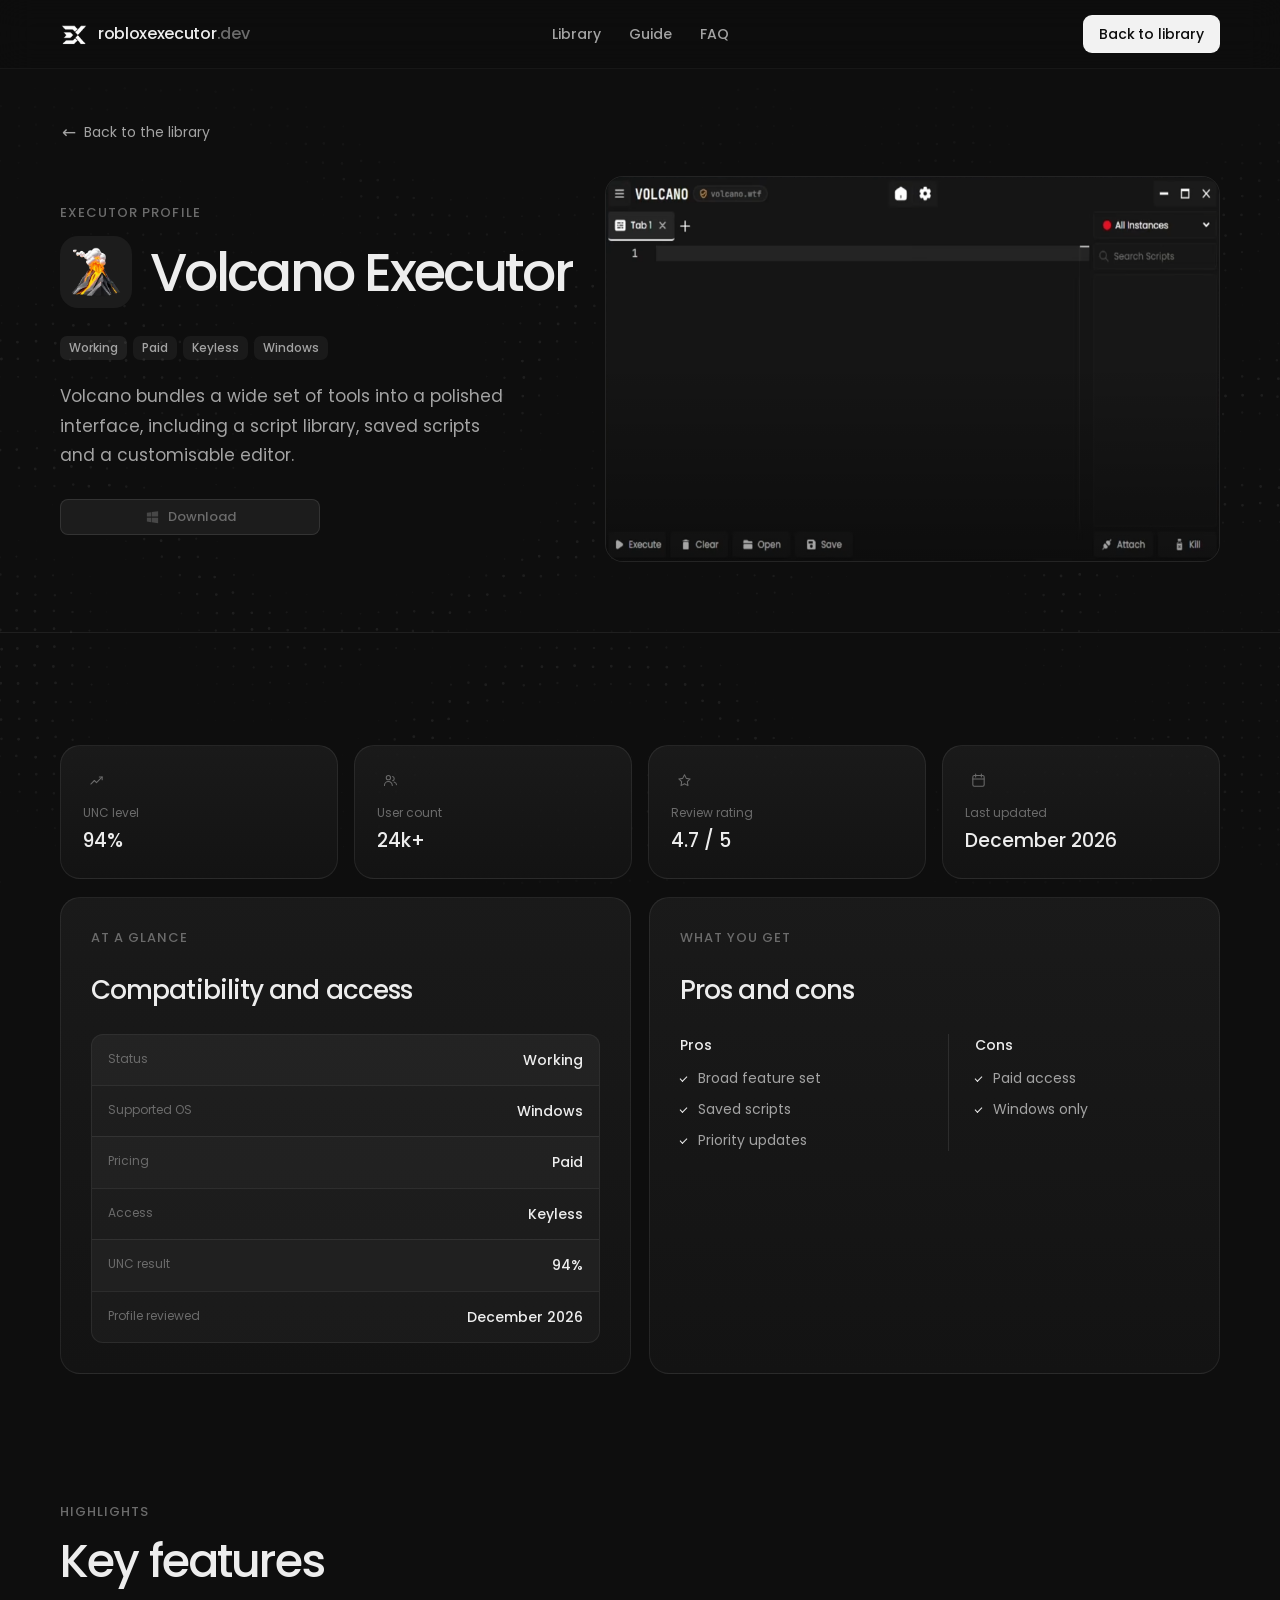
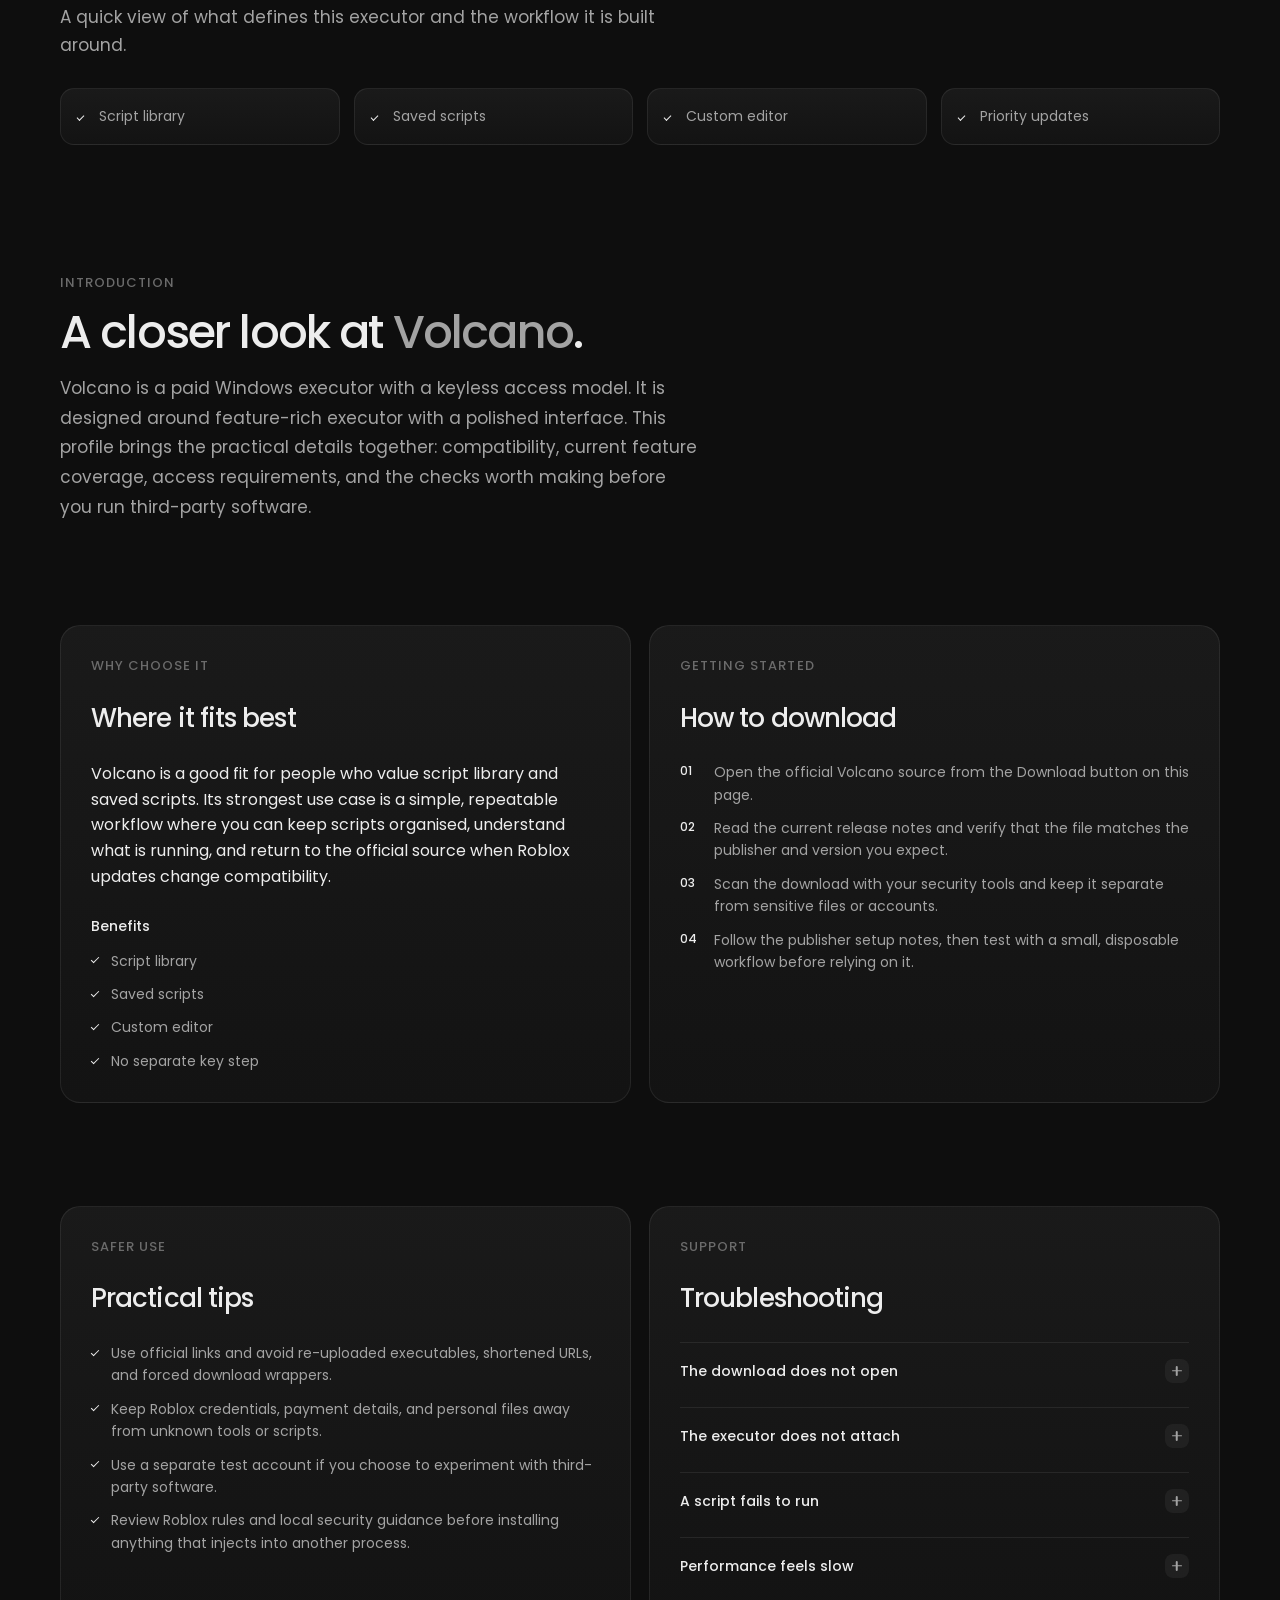
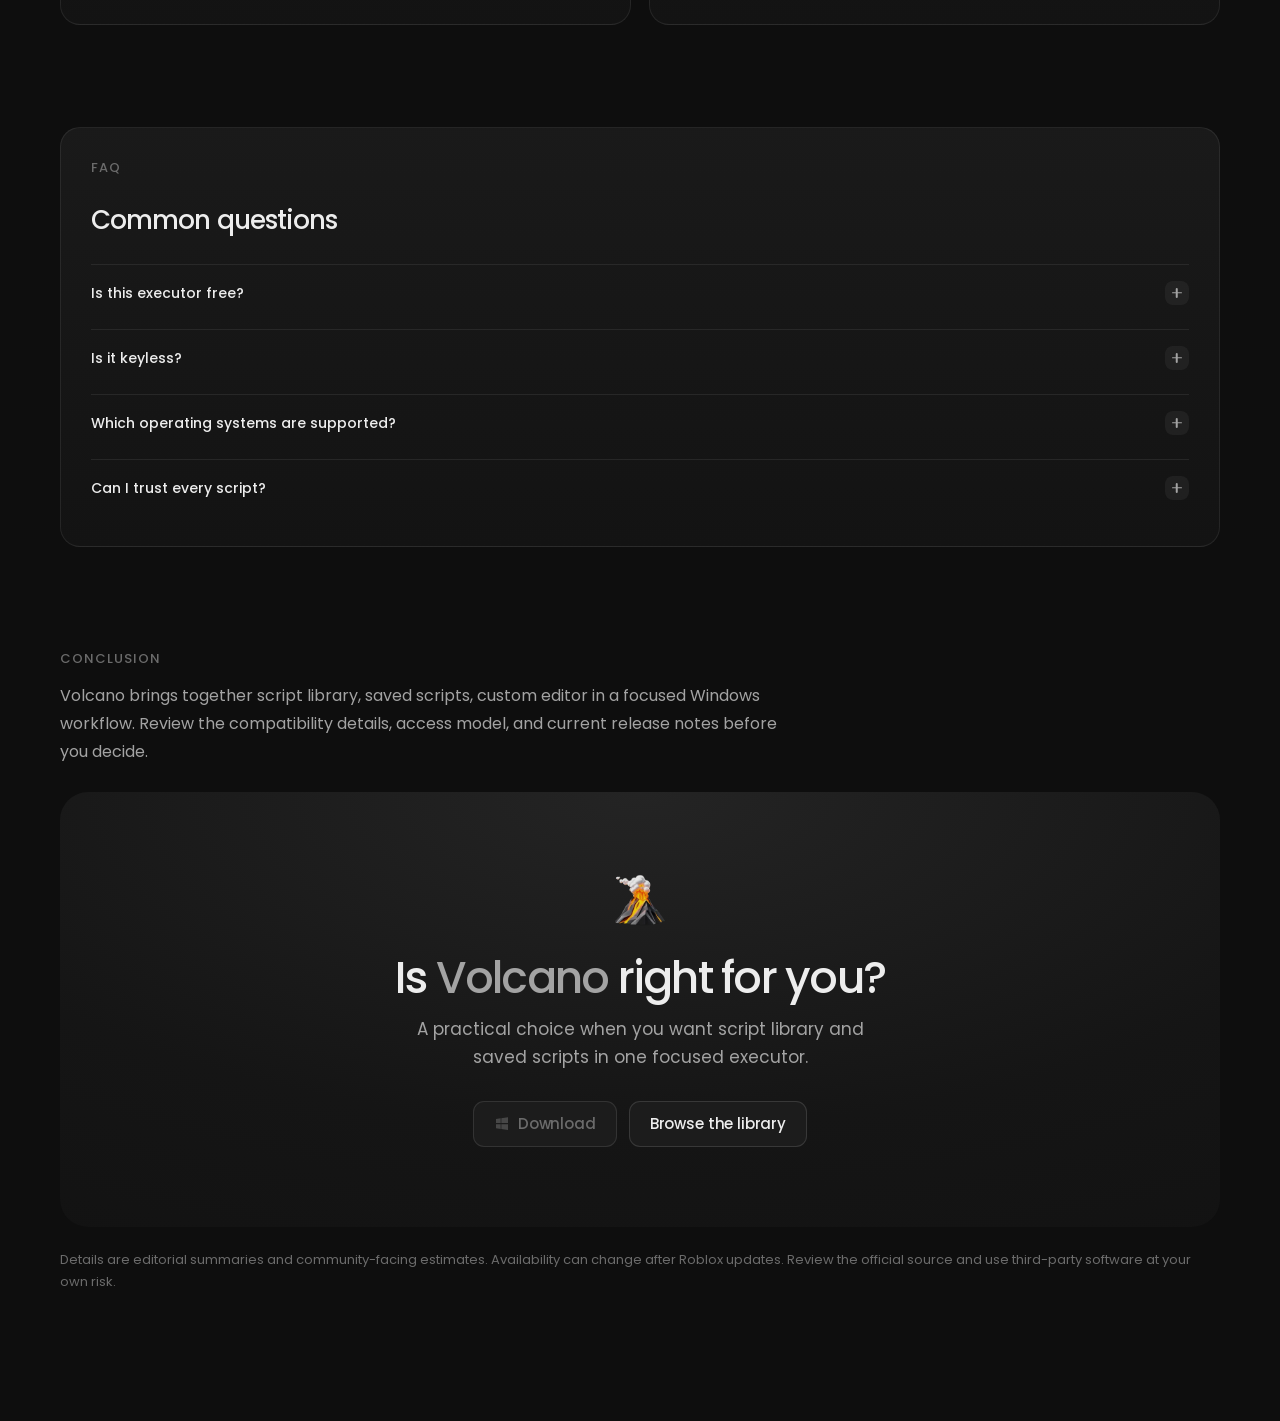
<file: volcano/index.html>
﻿<!DOCTYPE html>
<html lang="en">
<head>
  <meta charset="utf-8">
  <meta name="viewport" content="width=device-width, initial-scale=1">
  <title>Volcano Executor - Features, UNC level and download</title>
  <meta name="description" content="Compare Volcano Executor for Windows with its script library, UNC level, pricing, compatibility, pros, cons and current download information.">
  <meta name="keywords" content="volcano executor, volcano roblox executor, volcano download, paid roblox executor, windows executor">
  <link rel="canonical" href="https://robloxexecutor.dev/volcano/">
  <meta property="og:title" content="volcano Executor profile">
  <link rel="icon" href="/favicon.ico">
  <link rel="preconnect" href="https://fonts.googleapis.com">
  <link rel="preconnect" href="https://fonts.gstatic.com" crossorigin>
  <link href="https://fonts.googleapis.com/css2?family=Poppins:wght@400;500;600;700&display=swap" rel="stylesheet">
  <link rel="stylesheet" href="/styles.css">
</head>
<body class="detail-page">
  <canvas class="topography" aria-hidden="true"></canvas>
  <a class="skip-link" href="#detail">Skip to executor details</a>
  <header class="nav is-scrolled" id="nav">
    <div class="wrap nav__inner">
      <a class="brand" href="https://robloxexecutor.dev" aria-label="robloxexecutor.dev home">
        <img src="/logo/ex-white.png" alt="robloxexecutor.dev logo" width="28" height="28">
        <span>robloxexecutor<span class="brand__tld">.dev</span></span>
      </a>
      <nav class="nav__links" aria-label="Primary">
        <a href="/index.html#library">Library</a>
        <a href="/index.html#guide">Guide</a>
        <a href="/index.html#faq">FAQ</a>
      </nav>
      <a class="btn btn--light btn--sm nav__cta" href="/index.html#library">Back to library</a>
    </div>
  </header>

  <main id="detail">
    <section class="detail-hero">
      <div class="wrap">
        <a class="detail-back" href="/index.html#library">Back to the library</a>
        <div class="detail-hero__grid">
          <div class="detail-hero__copy">
            <p class="eyebrow detail-eyebrow">Executor profile</p>
            <div class="detail-identity">
              <img id="detail-logo" class="detail-logo" src="" alt="volcano Executor logo" width="72" height="72">
              <h1 id="detail-name">Executor</h1>
            </div>
            <div class="tags" id="detail-tags"></div>
            <p id="detail-description" class="detail-description"></p>
            <div class="detail-actions"><a id="detail-download" class="card__download detail-download" href="#" target="_blank" rel="noopener"><svg viewBox="0 0 24 24" aria-hidden="true"><path d="M3 4.5 10 3.5v7H3zM11 3.35l10-1.4v8.55H11zM3 12.5h7v7L3 18.5zM11 12.5h10v8.55l-10-1.4z"/></svg>Download</a></div>
          </div>
          <div class="detail-shot"><img id="detail-ui" src="" alt="volcano Executor interface preview"></div>
        </div>
      </div>
    </section>

    <section class="section detail-content">
      <div class="wrap">
        <div class="detail-stats" id="detail-stats"></div>
        <div class="detail-columns detail-overview">
          <article class="detail-panel detail-panel--table"><p class="eyebrow">At a glance</p><h2>Compatibility and access</h2><div class="detail-table" id="detail-table"></div></article>
          <article class="detail-panel"><p class="eyebrow">What you get</p><h2>Pros and cons</h2><div class="pros-cons"><div><h3>Pros</h3><ul id="detail-pros"></ul></div><div><h3>Cons</h3><ul id="detail-cons"></ul></div></div></article>
        </div>
        <section class="detail-section detail-features"><p class="eyebrow">Highlights</p><h2>Key features</h2><p class="detail-section__lede">A quick view of what defines this executor and the workflow it is built around.</p><ul id="detail-features"></ul></section>
        <section class="detail-copy" aria-labelledby="detail-intro-title">
          <p class="eyebrow">Introduction</p>
          <h2 id="detail-intro-title">A closer look at <span id="detail-intro-name">this executor</span>.</h2>
          <p id="detail-introduction"></p>
        </section>
        <div class="detail-columns detail-columns--copy detail-choice-row">
          <article class="detail-panel"><p class="eyebrow">Why choose it</p><h2>Where it fits best</h2><p id="detail-why"></p><h3 class="detail-subtitle">Benefits</h3><ul id="detail-benefits" class="detail-list"></ul></article>
          <article class="detail-panel"><p class="eyebrow">Getting started</p><h2>How to download</h2><ol id="detail-steps" class="detail-steps"></ol></article>
        </div>
        <div class="detail-columns detail-columns--copy detail-support-row">
          <article class="detail-panel"><p class="eyebrow">Safer use</p><h2>Practical tips</h2><ul id="detail-safety" class="detail-list"></ul></article>
          <article class="detail-panel"><p class="eyebrow">Support</p><h2>Troubleshooting</h2><div id="detail-troubleshooting" class="detail-faq"></div></article>
        </div>
        <section class="detail-panel detail-faq-panel"><p class="eyebrow">FAQ</p><h2>Common questions</h2><div id="detail-faq" class="detail-faq"></div></section>
        <section class="detail-conclusion-section" aria-labelledby="detail-conclusion-title">
          <p class="eyebrow">Conclusion</p>
          <p id="detail-conclusion" class="detail-conclusion__body"></p>
          <div class="cta detail-conclusion">
            <img id="detail-conclusion-logo" class="cta__mark" src="" alt="volcano Executor logo" width="56" height="56">
            <h2 id="detail-conclusion-title">Is <span id="detail-conclusion-name">this executor</span> right for you?</h2>
            <p id="detail-conclusion-summary"></p>
            <div class="hero__actions">
              <a class="btn btn--light" id="detail-conclusion-download" href="#" target="_blank" rel="noopener"><svg class="windows-mark" viewBox="0 0 24 24" aria-hidden="true"><path d="M3 4.5 10 3.5v7H3zM11 3.35l10-1.4v8.55H11zM3 12.5h7v7L3 18.5zM11 12.5h10v8.55l-10-1.4z"/></svg>Download</a>
              <a class="btn btn--dark" href="/index.html#library">Browse the library</a>
            </div>
          </div>
        </section>
        <p class="detail-disclaimer">Details are editorial summaries and community-facing estimates. Availability can change after Roblox updates. Review the official source and use third-party software at your own risk.</p>
      </div>
    </section>
  </main>
  <script src="/js/executors.js"></script>
  <script src="/js/topography.js"></script>
  <script src="/js/details.js"></script>
</body>
</html>
</file>
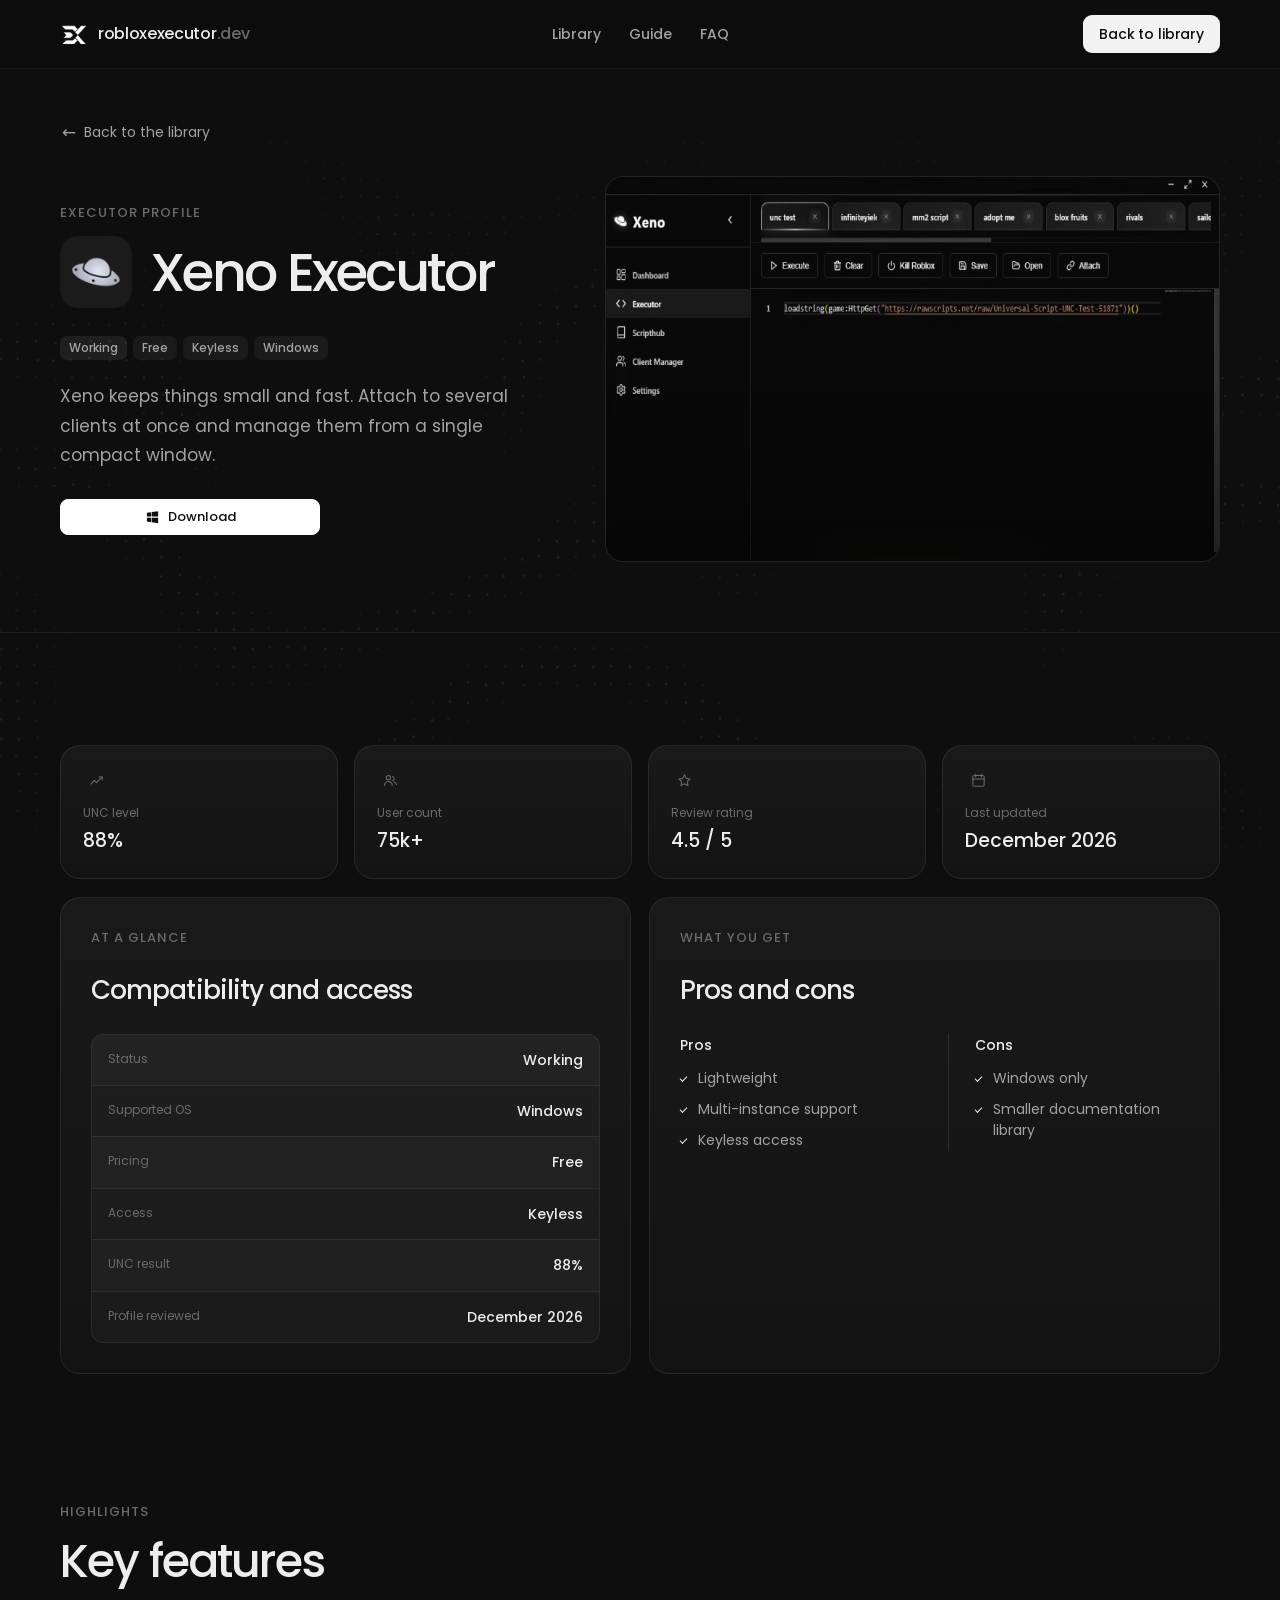
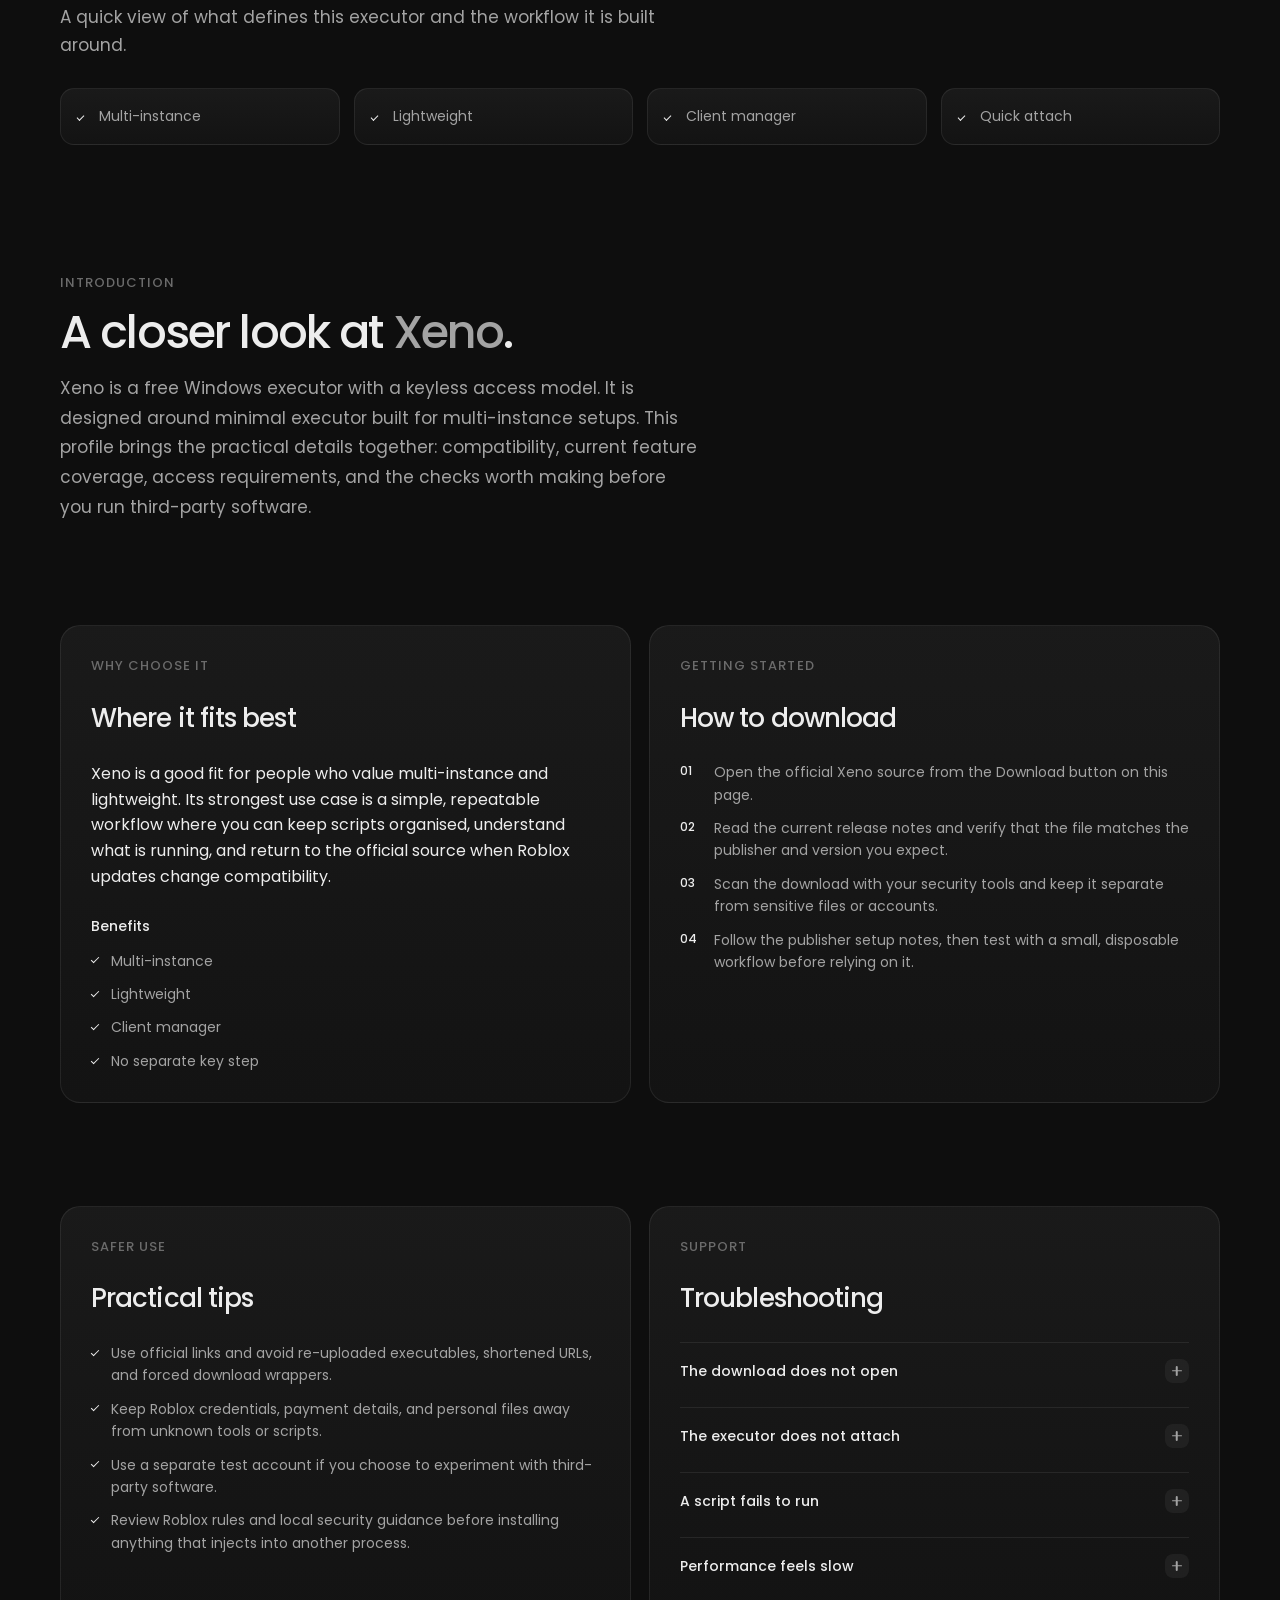
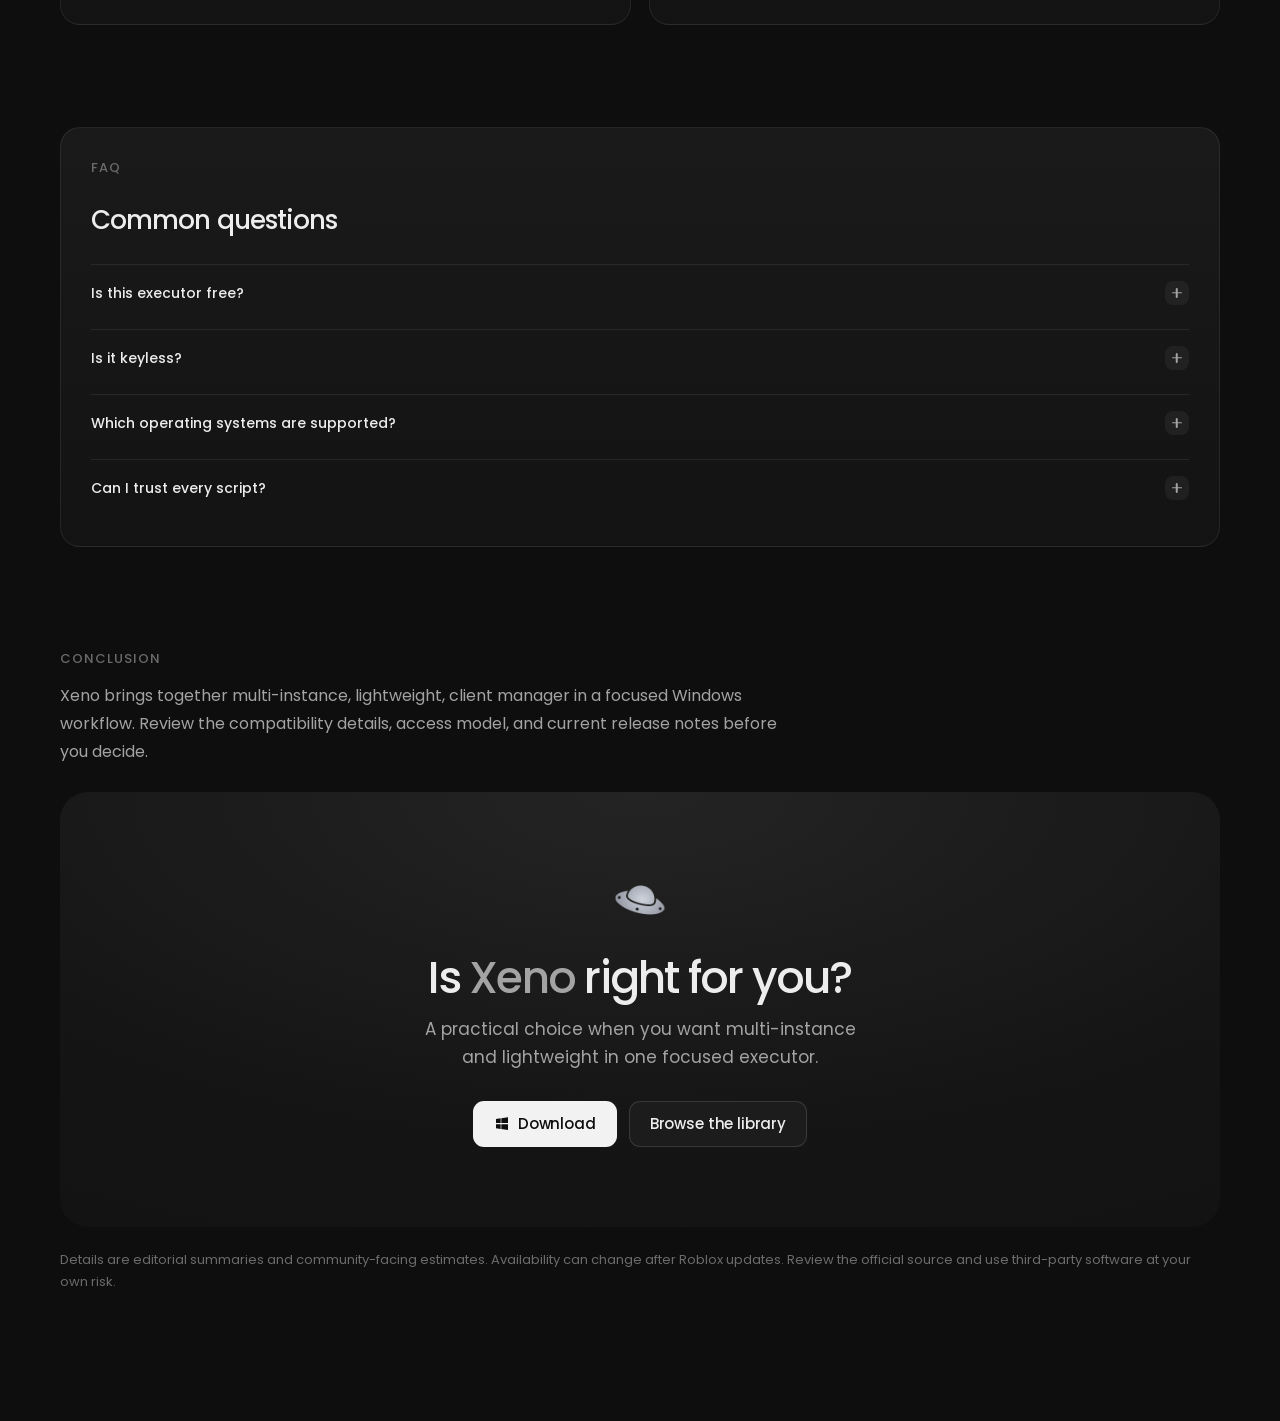
<file: xeno/index.html>
﻿<!DOCTYPE html>
<html lang="en">
<head>
  <meta charset="utf-8">
  <meta name="viewport" content="width=device-width, initial-scale=1">
  <title>Xeno Executor - Features, UNC level and download</title>
  <meta name="description" content="Explore Xeno Executor for Windows with its UNC level, multi-instance features, keyless access, compatibility details, pros, cons and download information.">
  <meta name="keywords" content="xeno executor, xeno roblox executor, xeno download, keyless roblox executor, windows executor">
  <link rel="canonical" href="https://robloxexecutor.dev/xeno/">
  <meta property="og:title" content="xeno Executor profile">
  <link rel="icon" href="/favicon.ico">
  <link rel="preconnect" href="https://fonts.googleapis.com">
  <link rel="preconnect" href="https://fonts.gstatic.com" crossorigin>
  <link href="https://fonts.googleapis.com/css2?family=Poppins:wght@400;500;600;700&display=swap" rel="stylesheet">
  <link rel="stylesheet" href="/styles.css">
</head>
<body class="detail-page">
  <canvas class="topography" aria-hidden="true"></canvas>
  <a class="skip-link" href="#detail">Skip to executor details</a>
  <header class="nav is-scrolled" id="nav">
    <div class="wrap nav__inner">
      <a class="brand" href="https://robloxexecutor.dev" aria-label="robloxexecutor.dev home">
        <img src="/logo/ex-white.png" alt="robloxexecutor.dev logo" width="28" height="28">
        <span>robloxexecutor<span class="brand__tld">.dev</span></span>
      </a>
      <nav class="nav__links" aria-label="Primary">
        <a href="/index.html#library">Library</a>
        <a href="/index.html#guide">Guide</a>
        <a href="/index.html#faq">FAQ</a>
      </nav>
      <a class="btn btn--light btn--sm nav__cta" href="/index.html#library">Back to library</a>
    </div>
  </header>

  <main id="detail">
    <section class="detail-hero">
      <div class="wrap">
        <a class="detail-back" href="/index.html#library">Back to the library</a>
        <div class="detail-hero__grid">
          <div class="detail-hero__copy">
            <p class="eyebrow detail-eyebrow">Executor profile</p>
            <div class="detail-identity">
              <img id="detail-logo" class="detail-logo" src="" alt="xeno Executor logo" width="72" height="72">
              <h1 id="detail-name">Executor</h1>
            </div>
            <div class="tags" id="detail-tags"></div>
            <p id="detail-description" class="detail-description"></p>
            <div class="detail-actions"><a id="detail-download" class="card__download detail-download" href="#" target="_blank" rel="noopener"><svg viewBox="0 0 24 24" aria-hidden="true"><path d="M3 4.5 10 3.5v7H3zM11 3.35l10-1.4v8.55H11zM3 12.5h7v7L3 18.5zM11 12.5h10v8.55l-10-1.4z"/></svg>Download</a></div>
          </div>
          <div class="detail-shot"><img id="detail-ui" src="" alt="xeno Executor interface preview"></div>
        </div>
      </div>
    </section>

    <section class="section detail-content">
      <div class="wrap">
        <div class="detail-stats" id="detail-stats"></div>
        <div class="detail-columns detail-overview">
          <article class="detail-panel detail-panel--table"><p class="eyebrow">At a glance</p><h2>Compatibility and access</h2><div class="detail-table" id="detail-table"></div></article>
          <article class="detail-panel"><p class="eyebrow">What you get</p><h2>Pros and cons</h2><div class="pros-cons"><div><h3>Pros</h3><ul id="detail-pros"></ul></div><div><h3>Cons</h3><ul id="detail-cons"></ul></div></div></article>
        </div>
        <section class="detail-section detail-features"><p class="eyebrow">Highlights</p><h2>Key features</h2><p class="detail-section__lede">A quick view of what defines this executor and the workflow it is built around.</p><ul id="detail-features"></ul></section>
        <section class="detail-copy" aria-labelledby="detail-intro-title">
          <p class="eyebrow">Introduction</p>
          <h2 id="detail-intro-title">A closer look at <span id="detail-intro-name">this executor</span>.</h2>
          <p id="detail-introduction"></p>
        </section>
        <div class="detail-columns detail-columns--copy detail-choice-row">
          <article class="detail-panel"><p class="eyebrow">Why choose it</p><h2>Where it fits best</h2><p id="detail-why"></p><h3 class="detail-subtitle">Benefits</h3><ul id="detail-benefits" class="detail-list"></ul></article>
          <article class="detail-panel"><p class="eyebrow">Getting started</p><h2>How to download</h2><ol id="detail-steps" class="detail-steps"></ol></article>
        </div>
        <div class="detail-columns detail-columns--copy detail-support-row">
          <article class="detail-panel"><p class="eyebrow">Safer use</p><h2>Practical tips</h2><ul id="detail-safety" class="detail-list"></ul></article>
          <article class="detail-panel"><p class="eyebrow">Support</p><h2>Troubleshooting</h2><div id="detail-troubleshooting" class="detail-faq"></div></article>
        </div>
        <section class="detail-panel detail-faq-panel"><p class="eyebrow">FAQ</p><h2>Common questions</h2><div id="detail-faq" class="detail-faq"></div></section>
        <section class="detail-conclusion-section" aria-labelledby="detail-conclusion-title">
          <p class="eyebrow">Conclusion</p>
          <p id="detail-conclusion" class="detail-conclusion__body"></p>
          <div class="cta detail-conclusion">
            <img id="detail-conclusion-logo" class="cta__mark" src="" alt="xeno Executor logo" width="56" height="56">
            <h2 id="detail-conclusion-title">Is <span id="detail-conclusion-name">this executor</span> right for you?</h2>
            <p id="detail-conclusion-summary"></p>
            <div class="hero__actions">
              <a class="btn btn--light" id="detail-conclusion-download" href="#" target="_blank" rel="noopener"><svg class="windows-mark" viewBox="0 0 24 24" aria-hidden="true"><path d="M3 4.5 10 3.5v7H3zM11 3.35l10-1.4v8.55H11zM3 12.5h7v7L3 18.5zM11 12.5h10v8.55l-10-1.4z"/></svg>Download</a>
              <a class="btn btn--dark" href="/index.html#library">Browse the library</a>
            </div>
          </div>
        </section>
        <p class="detail-disclaimer">Details are editorial summaries and community-facing estimates. Availability can change after Roblox updates. Review the official source and use third-party software at your own risk.</p>
      </div>
    </section>
  </main>
  <script src="/js/executors.js"></script>
  <script src="/js/topography.js"></script>
  <script src="/js/details.js"></script>
</body>
</html>
</file>
<file: styles.css>
﻿/* ==========================================================================
   robloxexecutor.dev - site template
   ========================================================================== */

:root {
  color-scheme: dark;

  /* colour */
  --bg: #0e0e0e;
  --surface: #161616;
  --surface-2: #1c1c1c;
  --surface-3: #232323;
  --text: #ededed;
  --text-2: #a3a3a3;
  --text-3: #6b6b6b;
  --highlight: inset 0 1px 0 rgb(255 255 255 / 5%);
  --shadow: 0 1px 2px rgb(0 0 0 / 28%), 0 10px 24px -18px rgb(0 0 0 / 55%);

  --green: #4ade80;
  --amber: #fbbf24;
  --red: #f87171;

  /* type */
  --font: 'Poppins', system-ui, -apple-system, 'Segoe UI', sans-serif;
  --mono: ui-monospace, 'SFMono-Regular', Consolas, monospace;

  /* layout */
  --wrap: 1160px;
  --radius: 14px;
  --radius-lg: 20px;
  --ease: cubic-bezier(.16, 1, .3, 1);
}

body::before, body::after { display: none; }
h1, h2, h3, h4, .brand, .btn, .stat dd { font-weight: 500; }

*, *::before, *::after { box-sizing: border-box; }

html { scroll-behavior: smooth; scroll-padding-top: 10px; background: var(--bg); }
html.is-locked { overflow: hidden; }

body {
  margin: 0;
  min-height: 100vh;
  background: var(--bg);
  color: var(--text);
  font-family: var(--font);
  font-size: 16px;
  line-height: 1.6;
  -webkit-font-smoothing: antialiased;
  text-rendering: optimizeLegibility;
}

img { display: block; max-width: 100%; }
a { color: inherit; text-decoration: none; }
button { font: inherit; color: inherit; cursor: pointer; }
h1, h2, h3, h4, p { margin: 0; }
svg { flex: none; }

:focus-visible { outline: 2px solid rgb(255 255 255 / 70%); outline-offset: 3px; border-radius: 6px; }
::selection { background: rgb(255 255 255 / 18%); }

* { scrollbar-width: thin; scrollbar-color: #3a3a3a var(--bg); -ms-overflow-style: none; }
*::-webkit-scrollbar { width: 10px; height: 10px; }
*::-webkit-scrollbar-track { background: var(--bg); }
*::-webkit-scrollbar-thumb { border: 3px solid var(--bg); border-radius: 999px; background: #3a3a3a; }
*::-webkit-scrollbar-button,
*::-webkit-scrollbar-button:single-button,
*::-webkit-scrollbar-button:vertical:decrement,
*::-webkit-scrollbar-button:vertical:increment,
*::-webkit-scrollbar-button:horizontal:decrement,
*::-webkit-scrollbar-button:horizontal:increment { width: 0; height: 0; min-width: 0; min-height: 0; max-width: 0; max-height: 0; border: 0; padding: 0; margin: 0; background: transparent; background-image: none; display: none; -webkit-appearance: none; }

.topography { position: fixed; inset: 0; z-index: 0; width: 100%; height: 100%; pointer-events: none; }
main, .footer { position: relative; z-index: 1; }

.wrap { width: min(var(--wrap), calc(100% - 48px)); margin-inline: auto; }
.wrap--narrow { --wrap: 760px; }

.skip-link {
  position: fixed; z-index: 100; top: 12px; left: 12px;
  padding: 8px 14px; border-radius: 8px;
  background: var(--text); color: var(--bg); font-weight: 500;
  transform: translateY(-200%);
}
.skip-link:focus { transform: none; }

/* --------------------------------------------------------------------------
   Buttons, pills, tags
   -------------------------------------------------------------------------- */

.btn {
  display: inline-flex; align-items: center; justify-content: center; gap: 8px;
  height: 46px; padding: 0 20px;
  border: 0; border-radius: 11px;
  font-size: 15px; font-weight: 500; letter-spacing: -.01em;
  white-space: nowrap;
  transition: transform 220ms var(--ease), background-color 220ms var(--ease), color 220ms var(--ease), box-shadow 220ms var(--ease);
}
.btn svg { width: 16px; height: 16px; fill: none; stroke: currentColor; stroke-width: 1.8; stroke-linecap: round; stroke-linejoin: round; transition: transform 220ms var(--ease); }
.btn:hover svg { transform: translateX(2px); }
.btn:active { transform: scale(.98); }

.btn--light { background: #f2f2f2; color: #0e0e0e; box-shadow: none; }
.btn--light:hover { background: #fff; }
.btn--dark { background: var(--surface-2); color: var(--text); box-shadow: none; }
.btn--dark:hover { background: var(--surface-3); }
.btn--light, .btn--dark { box-shadow: none; border: 1px solid rgb(255 255 255 / 12%); }
.btn--light:hover, .btn--dark:hover { border-color: rgb(255 255 255 / 24%); }
.btn--sm { height: 38px; padding: 0 15px; font-size: 14px; border-radius: 9px; }
.btn[aria-disabled="true"] { background: var(--surface); color: var(--text-3); box-shadow: none; cursor: not-allowed; }
.btn[aria-disabled="true"]:hover svg, .btn[aria-disabled="true"]:active { transform: none; }

.pill {
  display: inline-flex; align-items: center; gap: 2px;
  padding: 6px 12px 6px 10px;
  border-radius: 999px;
  background: rgb(28 28 28 / 80%);
  backdrop-filter: blur(8px);
  box-shadow: none;
  color: var(--text-2); font-size: 13px; font-weight: 500;
  transition: color 200ms var(--ease), background-color 200ms var(--ease);
}
.pill:hover { color: var(--text); background: var(--surface-3); }
.pill__dot { width: 14px; height: 1px; margin-right: 8px; border-radius: 2px; background: linear-gradient(90deg, #fff, transparent); opacity: .72; }
.pill svg { width: 14px; height: 14px; margin-left: 4px; fill: none; stroke: currentColor; stroke-width: 1.8; stroke-linecap: round; stroke-linejoin: round; }

@keyframes pulse { 50% { box-shadow: 0 0 0 6px rgb(74 222 128 / 0%); } }
@keyframes particle-drift { from { background-position: 0 0; } to { background-position: 42px 84px; } }

.tags { display: flex; flex-wrap: wrap; gap: 6px; }
.tag {
  display: inline-flex; align-items: center; gap: 6px;
  height: 24px; padding: 0 9px;
  border-radius: 7px;
  background: rgb(255 255 255 / 5%);
  color: var(--text-2); font-size: 12px; font-weight: 500;
}
.tag--status i { display: none; }
.tag--status.is-working { color: var(--text-2); background: rgb(255 255 255 / 7%); }
.tag--status.is-updating, .tag--status.is-down { color: var(--text-2); background: rgb(255 255 255 / 7%); }
.tag--status.is-updating { color: var(--amber); background: rgb(251 191 36 / 9%); }
.tag--status.is-down { color: var(--red); background: rgb(248 113 113 / 9%); }

.eyebrow { margin-bottom: 14px; color: var(--text-3); font-size: 13px; font-weight: 500; letter-spacing: .08em; text-transform: uppercase; }

/* --------------------------------------------------------------------------
   Navigation
   -------------------------------------------------------------------------- */

.nav { position: sticky; top: 0; z-index: 50; transition: background-color 260ms var(--ease), box-shadow 260ms var(--ease); }
.nav.is-scrolled, .nav.is-open { background: rgb(14 14 14 / 78%); backdrop-filter: blur(16px) saturate(140%); box-shadow: 0 1px 0 rgb(255 255 255 / 4%); }
.nav__inner { position: relative; display: flex; align-items: center; gap: 32px; height: 68px; }

.brand { display: inline-flex; align-items: center; gap: 10px; font-size: 16px; font-weight: 500; letter-spacing: -.02em; }
.brand img { width: 28px; height: 28px; object-fit: contain; }
.brand__tld { color: var(--text-3); font-weight: 500; }

.nav__links { position: absolute; left: 50%; display: flex; gap: 4px; margin: 0; transform: translateX(-50%); }
.nav__cta { margin-left: auto; }
.nav__links a { padding: 8px 12px; border-radius: 8px; color: var(--text-2); font-size: 14px; font-weight: 500; transition: color 180ms var(--ease), background-color 180ms var(--ease); }
.nav__links a:hover { color: var(--text); background: rgb(255 255 255 / 4%); }

.nav__toggle { display: none; width: 40px; height: 40px; margin-left: auto; padding: 0; border: 0; border-radius: 10px; background: var(--surface-2); box-shadow: none; place-content: center; gap: 5px; }
.nav__toggle span { display: block; width: 16px; height: 1.5px; border-radius: 2px; background: var(--text); transition: transform 220ms var(--ease); }
.nav.is-open .nav__toggle span:first-child { transform: translateY(3.25px) rotate(45deg); }
.nav.is-open .nav__toggle span:last-child { transform: translateY(-3.25px) rotate(-45deg); }

.mobile-menu { display: none; }

/* --------------------------------------------------------------------------
   Hero
   -------------------------------------------------------------------------- */

.hero { position: relative; padding: clamp(72px, 12vw, 140px) 0 64px; text-align: center; }
.hero::before { content: ''; position: absolute; inset: 0; pointer-events: none; opacity: .12; background-image: radial-gradient(circle, rgb(255 255 255 / 70%) 1px, transparent 1.5px); background-size: 48px 48px; mask-image: linear-gradient(180deg, #000, transparent 72%); animation: particle-drift 24s linear infinite; }
.hero__inner { display: flex; flex-direction: column; align-items: center; }

.hero__title {
  margin-top: 28px;
  font-size: clamp(40px, 7vw, 78px);
  font-weight: 500;
  line-height: 1.08;
  letter-spacing: -.045em;
  background: linear-gradient(180deg, #fff 30%, #9a9a9a);
  -webkit-background-clip: text; background-clip: text;
  color: transparent;
}
.hero__lede { max-width: 560px; margin-top: 22px; color: var(--text-2); font-size: clamp(16px, 1.6vw, 18px); line-height: 1.6; }
.hero__actions { display: flex; flex-wrap: wrap; justify-content: center; gap: 12px; margin-top: 34px; }

.stats {
  display: grid; grid-template-columns: repeat(4, 1fr);
  width: min(720px, 100%);
  margin: 72px 0 0;
  padding: 6px;
  border-radius: var(--radius-lg);
  background: rgb(22 22 22 / 72%);
  backdrop-filter: blur(10px);
  box-shadow: none;
}
.stat { padding: 18px 12px; border-radius: 14px; }
.stat + .stat { position: relative; }
.stat + .stat::before { content: ''; position: absolute; left: 0; top: 28%; bottom: 28%; width: 1px; background: rgb(255 255 255 / 6%); }
.stat dt { color: var(--text-3); font-size: 12.5px; font-weight: 500; }
.stat dd { margin: 4px 0 0; font-size: 26px; font-weight: 500; letter-spacing: -.03em; font-variant-numeric: tabular-nums; }

/* --------------------------------------------------------------------------
   Showcase
   -------------------------------------------------------------------------- */

.showcase { padding-bottom: 40px; }
.showcase__frame {
  position: relative;
  max-width: 980px; margin-inline: auto;
  overflow: visible;
  border-radius: var(--radius-lg);
  background: var(--surface);
  box-shadow: none;
  isolation: isolate;
}
.showcase__frame::before, .showcase__frame::after { display: none; }
.showcase__bar { position: relative; display: flex; align-items: center; gap: 7px; height: 42px; padding: 0 16px; background: var(--surface-2); border-radius: var(--radius-lg) var(--radius-lg) 0 0; overflow: hidden; }
.showcase__bar span { width: 10px; height: 10px; border-radius: 50%; background: #333; }
.showcase__label { position: absolute; left: 50%; transform: translateX(-50%); color: var(--text-3); font-size: 13px; font-weight: 500; }

.showcase__stage { position: relative; aspect-ratio: 16 / 9; background: #0b0b0b; border-radius: 0 0 var(--radius-lg) var(--radius-lg); overflow: hidden; }
.showcase__stage::after { content: ''; position: absolute; z-index: 2; inset: 0; pointer-events: none; background: linear-gradient(180deg, transparent 46%, rgb(5 5 5 / 8%) 64%, rgb(5 5 5 / 66%) 100%); }
.showcase__stage img {
  position: absolute; inset: 0; width: 100%; height: 100%;
  object-fit: fill;
  object-position: center;
  opacity: 0; transform: scale(1.035);
  transition: opacity 600ms var(--ease), transform 900ms var(--ease);
}
.showcase__stage img.is-active { opacity: 1; transform: none; }

.showcase__tabs { display: flex; flex-wrap: wrap; justify-content: center; gap: 6px; margin-top: 22px; }
.showcase__tabs button {
  display: inline-flex; align-items: center; gap: 8px;
  height: 38px; padding: 0 14px 0 8px;
  border: 0; border-radius: 10px;
  background: transparent; color: var(--text-3);
  font-size: 14px; font-weight: 500;
  transition: color 200ms var(--ease), background-color 200ms var(--ease);
}
.showcase__tabs button img { width: 22px; height: 22px; border-radius: 6px; opacity: .55; filter: grayscale(1); transition: opacity 200ms var(--ease), filter 200ms var(--ease); }
.showcase__tabs button:hover { color: var(--text-2); }
.showcase__tabs button[aria-selected="true"] { background: var(--surface-2); color: var(--text); box-shadow: none; }
.showcase__tabs button[aria-selected="true"] img, .showcase__tabs button:hover img { opacity: 1; filter: none; }
.showcase__tabs button img.is-inverted { filter: invert(1) grayscale(1); }
.showcase__tabs button[aria-selected="true"] img.is-inverted, .showcase__tabs button:hover img.is-inverted { filter: invert(1); }

/* --------------------------------------------------------------------------
   Sections
   -------------------------------------------------------------------------- */

.section { padding: clamp(80px, 10vw, 128px) 0; }
.section--tight { padding: clamp(48px, 6vw, 80px) 0 clamp(80px, 10vw, 120px); }
.section__head { max-width: 640px; margin-bottom: 48px; }
.section__head h2 { font-size: clamp(30px, 4.2vw, 46px); font-weight: 500; line-height: 1.08; letter-spacing: -.04em; }
.section__lede { margin-top: 16px; color: var(--text-2); font-size: 17px; }

/* --------------------------------------------------------------------------
   Library
   -------------------------------------------------------------------------- */

.toolbar { display: flex; flex-wrap: wrap; align-items: center; justify-content: space-between; gap: 14px; margin-bottom: 28px; }

.search {
  position: relative; display: flex; align-items: center;
  flex: 1 1 280px; max-width: 380px; height: 46px;
  border-radius: 12px;
  background: rgb(22 22 22 / 85%);
  backdrop-filter: blur(8px);
  box-shadow: none;
  transition: background-color 200ms var(--ease), box-shadow 200ms var(--ease);
}
.search:focus-within { background: var(--surface-2); box-shadow: var(--highlight), 0 0 0 4px rgb(255 255 255 / 5%); }
.search svg { position: absolute; left: 15px; width: 17px; height: 17px; fill: none; stroke: var(--text-3); stroke-width: 1.8; stroke-linecap: round; }
.search input { width: 100%; height: 100%; padding: 0 44px; border: 0; outline: 0; background: transparent; color: var(--text); font: inherit; font-size: 15px; }
.search input::placeholder { color: var(--text-3); }
.search input::-webkit-search-cancel-button { -webkit-appearance: none; }
.search kbd { position: absolute; right: 12px; display: grid; place-items: center; width: 22px; height: 22px; border-radius: 6px; background: rgb(255 255 255 / 6%); color: var(--text-3); font: 500 12px var(--mono); }

.filters { display: flex; flex-wrap: wrap; gap: 4px; padding: 4px; border-radius: 12px; background: rgb(22 22 22 / 85%); backdrop-filter: blur(8px); box-shadow: none; }
.chip { height: 36px; padding: 0 14px; border: 0; border-radius: 9px; background: transparent; color: var(--text-3); font-size: 14px; font-weight: 500; transition: color 180ms var(--ease), background-color 180ms var(--ease); }
.chip:hover { color: var(--text); }
.chip.is-active { background: var(--surface-3); color: var(--text); box-shadow: none; }

.grid { display: grid; grid-template-columns: repeat(auto-fill, minmax(320px, 1fr)); gap: 18px; }

.card {
  position: relative;
  display: flex; flex-direction: column;
  padding: 0; border: 0;
  overflow: hidden;
  border-radius: var(--radius-lg);
  background: var(--surface);
  box-shadow: none;
  color: inherit;
  text-align: left;
  animation: card-in 520ms var(--ease) both;
  animation-delay: calc(var(--i) * 55ms);
  transition: transform 320ms var(--ease), background-color 320ms var(--ease), box-shadow 320ms var(--ease);
}
.card:hover { transform: translateY(-3px); background: var(--surface-2); box-shadow: none; }
.card::before { content: ''; position: absolute; inset: 0; border-radius: inherit; pointer-events: none; opacity: 0; background: linear-gradient(105deg, transparent 18%, rgb(255 255 255 / 8%) 48%, transparent 76%); transform: translateX(-16%); transition: opacity 420ms var(--ease), transform 620ms var(--ease); }
.card:hover::before { opacity: 1; transform: translateX(16%); }

.card:focus-visible { outline-offset: 4px; border-radius: var(--radius-lg); }

.card__shot { position: relative; display: block; aspect-ratio: 16 / 10; margin: 8px 8px 0; overflow: hidden; border-radius: 14px; background: #0b0b0b; }
.card__shot img { width: 100%; height: 100%; object-fit: cover; object-position: top left; transition: transform 700ms var(--ease); }
.card__shot::after { content: ''; position: absolute; inset: 0; background: linear-gradient(180deg, transparent 55%, rgb(22 22 22 / 70%)); pointer-events: none; }
.card:hover .card__shot img { transform: scale(1.04); }

.card__body { display: flex; flex-direction: column; gap: 16px; padding: 18px 20px 20px; }
.card__head { display: flex; align-items: center; gap: 14px; }
.card__logo { width: 38px; height: 38px; padding: 5px; border: 0; border-radius: 10px; background: var(--surface-3); object-fit: contain; box-shadow: none; }
.card__title { display: grid; min-width: 0; }
.card__title strong { font-size: 18px; font-weight: 500; letter-spacing: -.02em; line-height: 1.3; }
.card__title span { overflow: hidden; color: var(--text-2); font-size: 14px; line-height: 1.45; text-overflow: ellipsis; white-space: nowrap; }

.card__more {
  position: absolute; top: 20px; right: 20px;
  display: grid; place-items: center;
  width: 34px; height: 34px; border-radius: 10px;
  background: rgb(14 14 14 / 70%); backdrop-filter: blur(8px);
  opacity: 0; transform: translateY(4px);
  transition: opacity 260ms var(--ease), transform 260ms var(--ease);
}
.card__more svg { width: 15px; height: 15px; fill: none; stroke: #fff; stroke-width: 1.8; stroke-linecap: round; stroke-linejoin: round; }
.card:hover .card__more, .card:focus-visible .card__more { opacity: 1; transform: none; }
.card__actions { display: grid; gap: 8px; margin-top: auto; }
.card__download { display: flex; align-items: center; justify-content: center; gap: 8px; width: 100%; min-height: 36px; padding: 0 12px; border: 1px solid #fff; border-radius: 8px; background: #fff; color: #0e0e0e; font-size: 13px; font-weight: 500; transition: background-color 200ms var(--ease), border-color 200ms var(--ease), color 200ms var(--ease); }
.card__download svg { width: 15px; height: 15px; fill: currentColor; }
.card__download:hover { background: #e7e7e7; border-color: #e7e7e7; }
.card__download.is-disabled { color: #777; border-color: #777; background: #d8d8d8; cursor: default; }
.card__download.is-disabled:hover { background: #d8d8d8; border-color: #777; }

.empty { padding: 60px 0; color: var(--text-3); text-align: center; }

/* Dark-on-light logos (e.g. Xeno) are inverted to suit the dark theme */
img.is-inverted { filter: invert(1); }

@keyframes card-in { from { opacity: 0; transform: translateY(12px); } to { opacity: 1; transform: none; } }

/* --------------------------------------------------------------------------
   Features
   -------------------------------------------------------------------------- */

.features { display: grid; grid-template-columns: repeat(6, 1fr); gap: 16px; }
.feature {
  padding: 30px;
  border-radius: var(--radius-lg);
  background: linear-gradient(180deg, rgb(28 28 28 / 85%), rgb(20 20 20 / 85%));
  backdrop-filter: blur(8px);
  box-shadow: none;
}
.feature { grid-column: span 2; border: 1px solid rgb(255 255 255 / 7%); box-shadow: none; transition: transform 260ms var(--ease), border-color 260ms var(--ease), background-color 260ms var(--ease); }
.feature:nth-child(4) { grid-column: 2 / span 2; }
.feature:nth-child(5) { grid-column: 4 / span 2; }
.feature:hover { transform: translateY(-3px); border-color: rgb(255 255 255 / 15%); background: linear-gradient(180deg, rgb(32 32 32 / 88%), rgb(21 21 21 / 88%)); }
.feature__icon { display: grid; place-items: center; width: 44px; height: 44px; margin-bottom: 22px; border: 1px solid rgb(255 255 255 / 9%); border-radius: 12px; background: rgb(255 255 255 / 4%); box-shadow: none; }
.feature__icon svg { width: 21px; height: 21px; fill: none; stroke: var(--text); stroke-width: 1.6; stroke-linecap: round; stroke-linejoin: round; }
.feature h3 { margin-bottom: 8px; font-size: 19px; font-weight: 500; letter-spacing: -.02em; }
.feature p { max-width: 520px; color: var(--text-2); font-size: 15px; }

/* --------------------------------------------------------------------------
   Steps
   -------------------------------------------------------------------------- */

.signal-section { padding: clamp(56px, 8vw, 104px) 0; }
.signal { display: grid; grid-template-columns: minmax(0, 1.05fr) minmax(320px, .95fr); gap: clamp(48px, 10vw, 140px); align-items: center; }
.signal__copy h2 { margin-top: 12px; font-size: clamp(38px, 6vw, 68px); line-height: 1.02; letter-spacing: -.05em; font-weight: 500; }
.signal__copy h2 span { color: var(--text-2); }
.signal__copy > p:not(.eyebrow) { max-width: 500px; margin-top: 22px; color: var(--text-2); font-size: 17px; line-height: 1.75; }
.text-link { display: inline-flex; align-items: center; gap: 9px; margin-top: 26px; color: var(--text); font-size: 14px; font-weight: 500; }
.text-link span { color: var(--text); transition: transform 220ms var(--ease); }
.text-link:hover span { transform: translate(3px, -3px); }
.signal__rail { display: grid; border-top: 1px solid rgb(255 255 255 / 10%); }
.signal__item { display: grid; grid-template-columns: 38px 1fr; gap: 2px 16px; padding: 20px 0; border-bottom: 1px solid rgb(255 255 255 / 10%); }
.signal__item span { grid-row: span 2; color: var(--text-2); font: 500 12px var(--font); }
.signal__item strong { font-size: 16px; font-weight: 500; }
.signal__item p { color: var(--text-3); font-size: 14px; }

.guide { border-top: 1px solid rgb(255 255 255 / 6%); }
.guide__grid { display: grid; grid-template-columns: repeat(2, minmax(0, 1fr)); gap: 1px; overflow: hidden; border: 1px solid rgb(255 255 255 / 8%); border-radius: var(--radius-lg); background: rgb(255 255 255 / 8%); }
.guide__article { padding: 28px; background: var(--bg); }
.guide__article h3 { margin-bottom: 10px; font-size: 18px; font-weight: 500; letter-spacing: -.02em; }
.guide__article p { color: var(--text-2); font-size: 15px; line-height: 1.75; }
.guide__note { display: grid; grid-template-columns: minmax(180px, .7fr) 1.3fr; gap: 24px; margin-top: 18px; padding: 22px 24px; border: 1px solid rgb(255 255 255 / 8%); border-radius: 14px; background: rgb(255 255 255 / 3%); }
.guide__note strong { font-size: 15px; font-weight: 500; }
.guide__note p { color: var(--text-2); font-size: 14px; line-height: 1.7; }

.mission { border-top: 1px solid rgb(255 255 255 / 6%); }
.mission__grid { display: grid; grid-template-columns: minmax(0, .8fr) minmax(0, 1.2fr); gap: clamp(40px, 9vw, 130px); align-items: start; }
.mission__head { margin-bottom: 0; }
.mission__copy { display: grid; gap: 18px; max-width: 680px; color: var(--text-2); font-size: 17px; line-height: 1.8; }
.mission__grid--reverse { margin-top: 88px; }
.context-section .mission__grid--reverse { margin-top: 0; }
.requirements__table { overflow: hidden; border: 1px solid rgb(255 255 255 / 8%); border-radius: var(--radius-lg); }
.requirements__row { display: grid; grid-template-columns: minmax(150px, .65fr) minmax(220px, 1fr) minmax(260px, 1.25fr); gap: 24px; padding: 17px 22px; border-top: 1px solid rgb(255 255 255 / 8%); color: var(--text-2); font-size: 14px; line-height: 1.55; }
.requirements__row:first-child { border-top: 0; }
.requirements__row strong { color: var(--text); font-weight: 500; }
.requirements__row--head { background: rgb(255 255 255 / 5%); color: var(--text-3); font-size: 12px; letter-spacing: .04em; text-transform: uppercase; }
.resource-grid { display: grid; grid-template-columns: repeat(2, minmax(0, 1fr)); gap: 16px; }
.resource-card { position: relative; min-height: 220px; padding: 28px; border: 1px solid rgb(255 255 255 / 8%); border-radius: var(--radius-lg); background: linear-gradient(180deg, rgb(28 28 28 / 85%), rgb(20 20 20 / 85%)); transition: transform 260ms var(--ease), border-color 260ms var(--ease), background-color 260ms var(--ease); }
.resource-card:hover { transform: translateY(-3px); border-color: rgb(255 255 255 / 15%); background: linear-gradient(180deg, rgb(32 32 32 / 88%), rgb(21 21 21 / 88%)); }
.resource-card__num { display: block; margin-bottom: 34px; color: var(--text-2); font-size: 12px; font-weight: 500; letter-spacing: .08em; }
.resource-card h3 { margin-bottom: 9px; font-size: 19px; font-weight: 500; letter-spacing: -.02em; }
.resource-card p { color: var(--text-2); font-size: 15px; line-height: 1.7; }

.steps { display: grid; grid-template-columns: repeat(3, 1fr); gap: 18px; margin: 0; padding: 0; list-style: none; counter-reset: step; }
.step { position: relative; padding: 28px; border: 1px solid rgb(255 255 255 / 8%); border-radius: var(--radius-lg); background: linear-gradient(180deg, rgb(27 27 27 / 88%), rgb(18 18 18 / 88%)); backdrop-filter: blur(8px); box-shadow: none; transition: transform 260ms var(--ease), border-color 260ms var(--ease), background-color 260ms var(--ease); }
.step:hover { transform: translateY(-3px); border-color: rgb(255 255 255 / 16%); }
.step__num { display: block; margin-bottom: 34px; color: var(--text-2); font: 500 12px var(--font); letter-spacing: .08em; }
.step h3 { margin-bottom: 8px; font-size: 19px; font-weight: 500; letter-spacing: -.02em; }
.step p { color: var(--text-2); font-size: 15px; }

/* --------------------------------------------------------------------------
   FAQ
   -------------------------------------------------------------------------- */

#faq .section__head { margin-inline: auto; text-align: center; }
.faq { display: grid; gap: 8px; }
.faq__item { border-radius: 14px; background: rgb(22 22 22 / 82%); backdrop-filter: blur(8px); box-shadow: none; transition: background-color 220ms var(--ease); }
.faq__item:hover, .faq__item[open] { background: rgb(28 28 28 / 92%); }
.faq__item summary {
  display: flex; align-items: center; justify-content: space-between; gap: 20px;
  padding: 20px 22px;
  cursor: pointer; list-style: none;
  font-size: 16px; font-weight: 500; letter-spacing: -.01em;
}
.faq__item summary::-webkit-details-marker { display: none; }
.faq__icon { position: relative; flex: none; width: 26px; height: 26px; border-radius: 8px; background: rgb(255 255 255 / 5%); }
.faq__icon::before, .faq__icon::after { content: ''; position: absolute; top: 50%; left: 50%; width: 10px; height: 1.5px; border-radius: 2px; background: var(--text-2); transform: translate(-50%, -50%); transition: transform 260ms var(--ease); }
.faq__icon::after { transform: translate(-50%, -50%) rotate(90deg); }
.faq__item[open] .faq__icon::after { transform: translate(-50%, -50%) rotate(0deg); }
.faq__body { padding: 0 22px 20px; color: var(--text-2); font-size: 15px; }
.faq__item[open] .faq__body { animation: faq-in 320ms var(--ease); }

@keyframes faq-in { from { opacity: 0; transform: translateY(-4px); } to { opacity: 1; transform: none; } }

/* --------------------------------------------------------------------------
   CTA
   -------------------------------------------------------------------------- */

.cta {
  position: relative;
  display: flex; flex-direction: column; align-items: center;
  padding: clamp(48px, 7vw, 80px) 24px;
  overflow: hidden;
  border-radius: 28px;
  background: radial-gradient(120% 140% at 50% 0%, #242424 0%, #151515 55%, #111 100%);
  box-shadow: none;
  text-align: center;
}
.cta__mark { width: 56px; height: 56px; margin-bottom: 26px; object-fit: contain; opacity: .9; }
.cta h2 { font-size: clamp(28px, 4vw, 44px); font-weight: 500; line-height: 1.1; letter-spacing: -.04em; }
.cta p { max-width: 460px; margin-top: 14px; color: var(--text-2); font-size: 17px; }
.cta .hero__actions { margin-top: 30px; }

/* --------------------------------------------------------------------------
   Footer
   -------------------------------------------------------------------------- */

.footer { padding: 64px 0 32px; background: linear-gradient(180deg, transparent, rgb(10 10 10 / 90%) 40%); }
.footer__inner { display: flex; flex-wrap: wrap; justify-content: space-between; gap: 48px; }
.footer__brand { max-width: 300px; }
.footer__brand p { margin-top: 14px; color: var(--text-3); font-size: 14px; }
.footer__cols { display: flex; flex-wrap: wrap; gap: 64px; }
.footer__cols div { display: grid; align-content: start; gap: 10px; }
.footer__cols h4 { margin-bottom: 4px; color: var(--text); font-size: 13px; font-weight: 500; }
.footer__cols a { color: var(--text-3); font-size: 14px; transition: color 180ms var(--ease); }
.footer__cols a:hover { color: var(--text); }
.footer__bottom { display: flex; flex-wrap: wrap; justify-content: space-between; gap: 12px; margin-top: 56px; padding-top: 24px; box-shadow: 0 -1px 0 rgb(255 255 255 / 5%); color: var(--text-3); font-size: 13px; }

/* --------------------------------------------------------------------------
   Modal
   -------------------------------------------------------------------------- */

.modal {
  width: min(880px, calc(100% - 32px));
  max-height: calc(100dvh - 48px);
  padding: 0; border: 0;
  overflow: auto;
  border-radius: 24px;
  background: var(--surface);
  color: var(--text);
  box-shadow: var(--highlight), 0 22px 54px -30px rgb(0 0 0 / 82%), 0 0 0 1px rgb(255 255 255 / 8%);
  animation: modal-in 320ms var(--ease);
}
.modal::backdrop { background: rgb(5 5 5 / 70%); backdrop-filter: blur(6px); animation: fade-in 260ms var(--ease); }
.modal.is-closing { animation: modal-out 180ms ease forwards; }
.modal.is-closing::backdrop { animation: fade-out 180ms ease forwards; }

.modal__inner { position: relative; }
.modal__close {
  position: absolute; z-index: 2; top: 16px; right: 16px;
  display: grid; place-items: center;
  width: 36px; height: 36px; padding: 0; border: 0; border-radius: 10px;
  background: rgb(14 14 14 / 72%); backdrop-filter: blur(8px);
  transition: background-color 180ms var(--ease);
}
.modal__close:hover { background: var(--surface-3); }
.modal__close svg { width: 15px; height: 15px; fill: none; stroke: #fff; stroke-width: 1.8; stroke-linecap: round; }

.modal__shot { margin: 8px 8px 0; overflow: hidden; border-radius: 18px; background: #0b0b0b; }
.modal__shot img { width: 100%; max-height: 420px; object-fit: contain; }

.modal__body { padding: 28px 32px 32px; }
.modal__head { display: flex; align-items: center; gap: 16px; margin-bottom: 18px; }
.modal__logo { width: 52px; height: 52px; border-radius: 14px; background: var(--surface-3); object-fit: cover; }
.modal__head h3 { font-size: 26px; font-weight: 500; letter-spacing: -.03em; line-height: 1.2; }
.modal__tagline { color: var(--text-2); font-size: 15px; }
.modal__desc { margin-top: 20px; color: var(--text-2); font-size: 15.5px; line-height: 1.7; }
.modal__subhead { margin: 26px 0 12px; color: var(--text-3); font-size: 12px; font-weight: 500; letter-spacing: .08em; text-transform: uppercase; }
.modal__features { display: grid; grid-template-columns: repeat(2, 1fr); gap: 8px; margin: 0; padding: 0; list-style: none; }
.modal__features li { position: relative; padding: 11px 14px 11px 36px; border-radius: 10px; background: rgb(255 255 255 / 3.5%); font-size: 14px; }
.modal__features li::before { content: ''; position: absolute; left: 15px; top: 50%; width: 9px; height: 5px; border-left: 1.6px solid var(--text-2); border-bottom: 1.6px solid var(--text-2); transform: translateY(-70%) rotate(-45deg); }
.modal__actions { display: flex; flex-wrap: wrap; gap: 10px; margin-top: 28px; }
.modal__note { margin-top: 12px; color: var(--text-3); font-size: 13px; }

@keyframes modal-in { from { opacity: 0; transform: translateY(16px) scale(.98); } to { opacity: 1; transform: none; } }
@keyframes modal-out { to { opacity: 0; transform: translateY(8px) scale(.985); } }
@keyframes fade-in { from { opacity: 0; } }
@keyframes fade-out { to { opacity: 0; } }

/* --------------------------------------------------------------------------
   Reveal on scroll
   -------------------------------------------------------------------------- */

.reveal { opacity: 0; transform: translateY(14px); transition: opacity 700ms var(--ease), transform 700ms var(--ease); }
.reveal.is-visible { opacity: 1; transform: none; }
.hero .reveal:nth-child(2) { transition-delay: 60ms; }
.hero .reveal:nth-child(3) { transition-delay: 120ms; }
.hero .reveal:nth-child(4) { transition-delay: 180ms; }
.hero .reveal:nth-child(5) { transition-delay: 260ms; }
.features .reveal:nth-child(2), .steps .reveal:nth-child(2) { transition-delay: 70ms; }
.features .reveal:nth-child(3), .steps .reveal:nth-child(3) { transition-delay: 140ms; }

@media (prefers-reduced-motion: reduce) {
  html { scroll-behavior: auto; }
  *, *::before, *::after { animation-duration: 1ms !important; animation-delay: 0ms !important; transition-duration: 1ms !important; }
  .reveal { opacity: 1; transform: none; }
}

/* --------------------------------------------------------------------------
   Responsive
   -------------------------------------------------------------------------- */

@media (max-width: 960px) {
  .features { grid-template-columns: repeat(2, 1fr); }
  .features .feature, .features .feature:nth-child(4), .features .feature:nth-child(5), .feature--wide { grid-column: auto; }
  .steps { grid-template-columns: 1fr; }
  .step__num { margin-bottom: 18px; }
}

@media (max-width: 760px) {
  .wrap { width: calc(100% - 32px); }
  .nav__links, .nav__cta { display: none; }
  .nav__toggle { display: grid; }
  .mobile-menu {
    display: grid; gap: 2px;
    max-height: 0; overflow: hidden;
    padding: 0 16px;
    transition: max-height 320ms var(--ease), padding 320ms var(--ease);
  }
  .nav.is-open .mobile-menu { max-height: 320px; padding: 4px 16px 16px; }
  .mobile-menu a { padding: 12px 14px; border-radius: 10px; color: var(--text-2); font-weight: 500; }
  .mobile-menu a:hover { background: var(--surface-2); color: var(--text); }

  .stats { grid-template-columns: repeat(2, 1fr); margin-top: 56px; }
  .stat:nth-child(3)::before { display: none; }

  .toolbar { flex-direction: column; align-items: stretch; }
  .search { max-width: none; flex-basis: auto; }
  .search kbd { display: none; }
  .filters { overflow-x: auto; flex-wrap: nowrap; scrollbar-width: none; }
  .chip { flex: none; }

  .grid { grid-template-columns: 1fr; }
  .features { grid-template-columns: 1fr; }
  .features .feature, .features .feature:nth-child(4), .features .feature:nth-child(5), .feature--wide { grid-column: auto; }
  .feature, .step { padding: 24px; }

  .modal__body { padding: 22px 20px 24px; }
  .modal__features { grid-template-columns: 1fr; }
  .modal__actions .btn { flex: 1; }

  .footer__cols { gap: 40px; }
  .signal { grid-template-columns: 1fr; gap: 42px; }
  .guide__grid { grid-template-columns: 1fr; }
  .guide__note { grid-template-columns: 1fr; gap: 8px; }
  .mission__grid { grid-template-columns: 1fr; gap: 28px; }
  .requirements__row { grid-template-columns: 1fr; gap: 5px; padding: 16px 18px; }
  .requirements__row--head { display: none; }
  .resource-grid { grid-template-columns: 1fr; }
}

/* --------------------------------------------------------------------------
   Executor detail pages
   -------------------------------------------------------------------------- */

.detail-page { background: var(--bg); }
.detail-hero { padding: 52px 0 70px; border-bottom: 1px solid rgb(255 255 255 / 7%); }
.detail-back { display: inline-flex; align-items: center; gap: 8px; margin: 0 0 34px 2px; color: var(--text-2); font-size: 14px; line-height: 1.4; transition: color 180ms var(--ease); overflow: visible; }
.detail-back::before { content: '\2190'; display: inline-block; flex: 0 0 auto; font-size: 17px; line-height: 1; }
.detail-back:hover { color: var(--text); }
.detail-hero__grid { display: grid; grid-template-columns: minmax(0, .85fr) minmax(420px, 1.15fr); gap: clamp(36px, 7vw, 100px); align-items: center; }
.detail-eyebrow { margin-bottom: 12px; }
.detail-identity { display: flex; align-items: center; gap: 18px; }
.detail-logo { width: 72px; height: 72px; padding: 9px; border: 0; border-radius: 18px; background: var(--surface-2); object-fit: contain; }
.detail-identity h1 { margin-top: 2px; font-size: clamp(38px, 5vw, 64px); line-height: 1; letter-spacing: -.05em; font-weight: 500; }
.detail-hero__copy > .tags { margin-top: 28px; }
.detail-description { max-width: 580px; margin-top: 22px; color: var(--text-2); font-size: 17px; line-height: 1.75; }
.detail-actions { display: flex; flex-wrap: wrap; gap: 10px; margin-top: 28px; }
.windows-mark { width: 17px; height: 17px; fill: currentColor !important; stroke: none !important; }
.detail-actions .detail-download { width: min(100%, 260px); text-decoration: none; }
.detail-download.is-disabled { color: var(--text-3); border-color: rgb(255 255 255 / 10%); background: var(--surface-2); cursor: not-allowed; pointer-events: none; }
.detail-download.is-disabled svg { opacity: .55; }
.btn.is-disabled { color: var(--text-3); border-color: rgb(255 255 255 / 10%); background: var(--surface-2); cursor: not-allowed; pointer-events: none; }
.btn.is-disabled svg { opacity: .55; transform: none; }
.detail-shot { position: relative; overflow: hidden; border: 1px solid rgb(255 255 255 / 10%); border-radius: 18px; background: #0b0b0b; }
.detail-shot::after { content: ''; position: absolute; inset: 0; pointer-events: none; background: linear-gradient(180deg, transparent 48%, rgb(0 0 0 / 38%)); }
.detail-shot img { display: block; width: 100%; aspect-ratio: 16 / 10; object-fit: fill; }
.detail-content { padding-top: 64px; }
.detail-stats { display: grid; grid-template-columns: repeat(4, 1fr); gap: 16px; }
.detail-stats > div { display: grid; gap: 4px; min-height: 126px; padding: 24px; border: 1px solid rgb(255 255 255 / 8%); border-radius: var(--radius-lg); background: linear-gradient(180deg, rgb(28 28 28 / 96%), rgb(20 20 20 / 96%)); transition: transform 260ms var(--ease), border-color 260ms var(--ease), background-color 260ms var(--ease); }
.detail-stats > div:hover { transform: translateY(-3px); border-color: rgb(255 255 255 / 15%); background: linear-gradient(180deg, rgb(32 32 32 / 96%), rgb(21 21 21 / 96%)); }
.detail-stat__icon { display: grid; place-items: center; width: 26px; height: 26px; margin-bottom: 5px; color: var(--text-2); }
.detail-stat__icon svg { width: 17px; height: 17px; fill: none; stroke: currentColor; stroke-width: 1.5; stroke-linecap: round; stroke-linejoin: round; }
.detail-stats span, .detail-table span { color: var(--text-3); font-size: 12px; }
.detail-stats strong { font-size: 19px; font-weight: 500; }
.detail-columns { display: grid; grid-template-columns: repeat(2, minmax(0, 1fr)); gap: 18px; margin-top: 18px; }
.detail-panel { display: flex; flex-direction: column; padding: 30px; border: 1px solid rgb(255 255 255 / 8%); border-radius: var(--radius-lg); background: linear-gradient(180deg, rgb(28 28 28 / 96%), rgb(20 20 20 / 96%)); }
.detail-panel { transition: transform 260ms var(--ease), border-color 260ms var(--ease), background-color 260ms var(--ease); }
.detail-panel:hover { transform: translateY(-3px); border-color: rgb(255 255 255 / 15%); background: linear-gradient(180deg, rgb(32 32 32 / 88%), rgb(21 21 21 / 88%)); }
.detail-panel--table { background: transparent; border: 0; padding: 0; }
.detail-panel--table:hover { transform: none; border-color: transparent; background: transparent; }
.detail-overview .detail-panel:not(.detail-panel--table) { min-height: 100%; }
.detail-panel h2 { margin: 7px 0 22px; font-size: 26px; font-weight: 500; letter-spacing: -.035em; }
.detail-table { display: grid; overflow: hidden; border: 1px solid rgb(255 255 255 / 8%); border-radius: 12px; background: rgb(255 255 255 / 3%); }
.detail-table > div { display: grid; grid-template-columns: minmax(120px, .8fr) 1.2fr; gap: 20px; padding: 14px 16px; border-top: 1px solid rgb(255 255 255 / 8%); }
.detail-table > div:first-child { border-top: 0; }
.detail-table > div:nth-child(odd) { background: rgb(255 255 255 / 2%); }
.detail-table strong { font-size: 14px; font-weight: 500; text-align: right; }
.pros-cons { display: grid; grid-template-columns: 1fr 1fr; gap: 26px; }
.pros-cons > div + div { border-left: 1px solid rgb(255 255 255 / 10%); padding-left: 26px; }
.pros-cons h3 { margin-bottom: 12px; font-size: 14px; font-weight: 500; }
.pros-cons ul, #detail-features { display: grid; gap: 10px; margin: 0; padding: 0; list-style: none; }
.pros-cons li, #detail-features li { position: relative; padding-left: 18px; color: var(--text-2); font-size: 14px; line-height: 1.5; }
.pros-cons li::before, #detail-features li::before { content: ''; position: absolute; left: 0; top: .55em; width: 7px; height: 4px; border-left: 1px solid var(--text); border-bottom: 1px solid var(--text); transform: rotate(-45deg); }
.detail-section { margin-top: 58px; }
.detail-section h2 { margin: 7px 0 8px; font-size: clamp(28px, 4vw, 42px); font-weight: 500; letter-spacing: -.04em; }
.detail-section__lede { max-width: 620px; color: var(--text-2); font-size: 15px; line-height: 1.7; }
.detail-features #detail-features { flex: 1; align-content: start; grid-template-columns: repeat(3, 1fr); gap: 10px; }
.detail-features #detail-features li { padding: 16px 16px 16px 34px; border: 1px solid rgb(255 255 255 / 8%); border-radius: 12px; background: rgb(255 255 255 / 3%); }
.detail-copy { max-width: 760px; margin: 72px 0 0; padding: 0; border: 0; background: transparent; }
.detail-copy h2 { margin: 7px 0 16px; font-size: clamp(28px, 4vw, 42px); font-weight: 500; letter-spacing: -.04em; }
.detail-copy h2 span { color: var(--text-2); }
.detail-copy > p:last-child { color: var(--text-2); font-size: 16px; line-height: 1.8; }
.detail-columns--copy { align-items: stretch; }
.detail-choice-row, .detail-support-row { margin-top: 58px; }
.detail-choice-row .detail-panel, .detail-support-row .detail-panel { background: transparent; border: 0; border-top: 1px solid rgb(255 255 255 / 10%); border-radius: 0; padding: 24px 0 0; }
.detail-choice-row .detail-panel:hover, .detail-support-row .detail-panel:hover { transform: none; border-color: rgb(255 255 255 / 10%); background: transparent; }
.detail-subtitle { margin: 26px 0 12px; font-size: 14px; font-weight: 500; }
.detail-list, .detail-steps { display: grid; gap: 11px; margin: 0; padding: 0; list-style: none; }
.detail-list li, .detail-steps li { position: relative; padding-left: 20px; color: var(--text-2); font-size: 14px; line-height: 1.6; }
.detail-list li::before { content: ''; position: absolute; left: 0; top: .55em; width: 8px; height: 4px; border-left: 1px solid var(--text); border-bottom: 1px solid var(--text); transform: rotate(-45deg); }
.detail-steps { counter-reset: detail-step; }
.detail-steps li { counter-increment: detail-step; padding-left: 34px; }
.detail-steps li::before { content: counter(detail-step, decimal-leading-zero); position: absolute; left: 0; top: 0; color: var(--text); font-size: 12px; font-weight: 500; }
.detail-faq-panel { margin-top: 58px; }
.detail-faq { display: grid; gap: 8px; }
.detail-faq details { border-top: 1px solid rgb(255 255 255 / 8%); }
.detail-faq summary { display: flex; align-items: center; justify-content: space-between; gap: 16px; padding: 16px 0; cursor: pointer; list-style: none; font-size: 14px; font-weight: 500; }
.detail-faq summary::-webkit-details-marker { display: none; }
.detail-faq summary .faq__icon { width: 24px; height: 24px; }
.detail-faq details > p { padding: 0 38px 16px 0; color: var(--text-2); font-size: 14px; line-height: 1.7; }
.detail-faq details[open] > p { animation: faq-in 260ms var(--ease); }
.detail-disclaimer { margin-top: 22px; color: var(--text-3); font-size: 13px; line-height: 1.7; }
.detail-conclusion { margin-top: 64px; padding: 42px clamp(24px, 5vw, 64px); border: 1px solid rgb(255 255 255 / 9%); border-radius: var(--radius-lg); background: linear-gradient(180deg, rgb(30 30 30 / 96%), rgb(20 20 20 / 96%)); text-align: center; }
.detail-conclusion h2 { margin: 7px 0 16px; font-size: clamp(28px, 4vw, 42px); font-weight: 500; letter-spacing: -.04em; }
.detail-conclusion h2 span { color: var(--text-2); }
.detail-conclusion > p:last-child { max-width: 760px; margin-inline: auto; color: var(--text-2); font-size: 16px; line-height: 1.8; }

@media (max-width: 860px) {
  .detail-hero__grid, .detail-columns { grid-template-columns: 1fr; }
  .detail-shot { order: -1; }
  .detail-features #detail-features { grid-template-columns: repeat(2, 1fr); }
}
@media (max-width: 600px) {
  .detail-stats { grid-template-columns: repeat(2, 1fr); }
  .detail-stats > div:nth-child(3), .detail-stats > div:nth-child(4) { border-top: 1px solid rgb(255 255 255 / 8%); }
  .detail-panel { padding: 22px; }
  .detail-features #detail-features { grid-template-columns: 1fr; }
  .pros-cons > div + div { border-top: 1px solid rgb(255 255 255 / 10%); border-left: 0; padding: 20px 0 0; }
}

/* Profile content follows the same rhythm as the homepage sections. */
.detail-content { padding-top: clamp(72px, 9vw, 112px); }
.detail-stats { grid-template-columns: repeat(4, minmax(0, 1fr)); gap: 16px; }
.detail-stats > div { min-height: 132px; padding: 22px; border-radius: var(--radius-lg); background: linear-gradient(180deg, rgb(28 28 28 / 85%), rgb(20 20 20 / 85%)); }
.detail-overview { gap: 18px; margin-top: 18px; }
.detail-overview .detail-panel, .detail-overview .detail-panel--table { min-height: 100%; padding: 30px; border: 1px solid rgb(255 255 255 / 8%); border-radius: var(--radius-lg); background: linear-gradient(180deg, rgb(28 28 28 / 85%), rgb(20 20 20 / 85%)); }
.detail-overview .detail-panel--table:hover { transform: translateY(-3px); border-color: rgb(255 255 255 / 15%); background: linear-gradient(180deg, rgb(32 32 32 / 88%), rgb(21 21 21 / 88%)); }
.detail-table { border-radius: 12px; background: rgb(255 255 255 / 3%); }
.detail-section { margin-top: clamp(80px, 10vw, 128px); }
.detail-section h2 { font-size: clamp(30px, 4.2vw, 46px); line-height: 1.08; letter-spacing: -.04em; }
.detail-section__lede { margin-top: 16px; font-size: 17px; }
.detail-features #detail-features { grid-template-columns: repeat(3, minmax(0, 1fr)); gap: 16px; margin-top: 28px; }
.detail-features #detail-features li { min-height: 86px; padding: 20px 18px 20px 38px; border-radius: 14px; background: linear-gradient(180deg, rgb(28 28 28 / 85%), rgb(20 20 20 / 85%)); }
.detail-copy { max-width: 640px; margin: clamp(80px, 10vw, 128px) 0 0; }
.detail-copy h2 { margin: 7px 0 16px; font-size: clamp(30px, 4.2vw, 46px); line-height: 1.08; }
.detail-copy > p:last-child { font-size: 17px; line-height: 1.75; }
.detail-choice-row, .detail-support-row { gap: 18px; margin-top: clamp(64px, 8vw, 104px); }
.detail-choice-row .detail-panel, .detail-support-row .detail-panel { min-height: 100%; padding: 30px; border: 1px solid rgb(255 255 255 / 8%); border-radius: var(--radius-lg); background: linear-gradient(180deg, rgb(28 28 28 / 85%), rgb(20 20 20 / 85%)); }
.detail-choice-row .detail-panel:hover, .detail-support-row .detail-panel:hover { transform: translateY(-3px); border-color: rgb(255 255 255 / 15%); background: linear-gradient(180deg, rgb(32 32 32 / 88%), rgb(21 21 21 / 88%)); }
.detail-faq-panel { margin-top: clamp(64px, 8vw, 104px); padding: 30px; border-radius: var(--radius-lg); background: linear-gradient(180deg, rgb(28 28 28 / 85%), rgb(20 20 20 / 85%)); }
.detail-conclusion { margin-top: clamp(64px, 8vw, 104px); }
.detail-conclusion { position: relative; display: flex; flex-direction: column; align-items: center; padding: clamp(48px, 7vw, 80px) 24px; overflow: hidden; border: 0; border-radius: 28px; background: radial-gradient(120% 140% at 50% 0%, #242424 0%, #151515 55%, #111 100%); box-shadow: none; text-align: center; }
.detail-conclusion .cta__mark { width: 56px; height: 56px; margin-bottom: 26px; object-fit: contain; opacity: .9; }
.detail-conclusion h2 { margin: 0; font-size: clamp(28px, 4vw, 44px); font-weight: 500; line-height: 1.1; letter-spacing: -.04em; }
.detail-conclusion > p { max-width: 460px; margin-top: 14px; color: var(--text-2); font-size: 17px; line-height: 1.6; }
.detail-conclusion .hero__actions { margin-top: 30px; }
.detail-features #detail-features { grid-template-columns: repeat(4, minmax(0, 1fr)); gap: 14px; }
.detail-features #detail-features li { min-height: 0; padding: 17px 16px 17px 38px; }
.detail-features #detail-features li::before { top: 50%; transform: translateY(-50%) rotate(-45deg); }
.detail-features #detail-features li::before { left: 16px; }

/* Keep the profile title together with its logo on desktop and mobile. */
.detail-identity h1 { white-space: nowrap; font-size: clamp(30px, 4.2vw, 58px); }

/* The conclusion uses the same CTA card language as the homepage. The editorial
   context sits above it so the card itself stays compact and consistent. */
.detail-conclusion-section { margin-top: clamp(64px, 8vw, 104px); }
.detail-conclusion-section > .eyebrow { margin-bottom: 12px; }
.detail-conclusion__body { max-width: 720px; margin: 0 0 26px; color: var(--text-2); font-size: 16px; line-height: 1.75; }
.detail-conclusion-section .detail-conclusion { margin-top: 0; }

@keyframes detail-rise { from { opacity: 0; transform: translateY(14px); } to { opacity: 1; transform: none; } }
@keyframes faq-out { from { opacity: 1; max-height: 120px; } to { opacity: 0; max-height: 0; } }
.detail-page .detail-hero__copy, .detail-page .detail-shot, .detail-page .detail-stats > div, .detail-page .detail-overview > *, .detail-page .detail-section, .detail-page .detail-copy, .detail-page .detail-choice-row > *, .detail-page .detail-support-row > *, .detail-page .detail-faq-panel, .detail-page .detail-conclusion { opacity: 0; animation: detail-rise 700ms var(--ease) both; }
.detail-page .detail-shot { animation-delay: 80ms; }
.detail-page .detail-stats > div:nth-child(1) { animation-delay: 120ms; }
.detail-page .detail-stats > div:nth-child(2) { animation-delay: 170ms; }
.detail-page .detail-stats > div:nth-child(3) { animation-delay: 220ms; }
.detail-page .detail-stats > div:nth-child(4) { animation-delay: 270ms; }
.detail-page .detail-overview > :nth-child(1) { animation-delay: 320ms; }
.detail-page .detail-overview > :nth-child(2) { animation-delay: 380ms; }
.detail-page .detail-section { animation-delay: 440ms; }
.detail-page .detail-copy { animation-delay: 500ms; }
.detail-page .detail-choice-row > :nth-child(1), .detail-page .detail-support-row > :nth-child(1) { animation-delay: 560ms; }
.detail-page .detail-choice-row > :nth-child(2), .detail-page .detail-support-row > :nth-child(2) { animation-delay: 620ms; }
.detail-page .detail-faq-panel { animation-delay: 680ms; }
.detail-page .detail-conclusion { animation-delay: 740ms; }
.detail-page .detail-faq details.is-opening > p { animation: faq-in 260ms var(--ease); }
.detail-page .detail-faq details.is-closing > p { animation: faq-out 220ms var(--ease) forwards; }
.faq__item.is-opening .faq__body { animation: faq-in 260ms var(--ease); }
.faq__item.is-closing .faq__body { animation: faq-out 220ms var(--ease) forwards; }

@media (max-width: 860px) {
  .detail-stats { grid-template-columns: repeat(2, minmax(0, 1fr)); }
  .detail-features #detail-features { grid-template-columns: repeat(2, minmax(0, 1fr)); }
}
@media (max-width: 600px) {
  .detail-stats, .detail-features #detail-features { grid-template-columns: 1fr; }
  .detail-overview .detail-panel, .detail-overview .detail-panel--table, .detail-choice-row .detail-panel, .detail-support-row .detail-panel, .detail-faq-panel { padding: 24px; }
  .detail-identity { gap: 12px; }
  .detail-identity h1 { font-size: clamp(24px, 8vw, 38px); letter-spacing: -.045em; }
}

@media (prefers-reduced-motion: reduce) {
  .detail-page .detail-hero__copy, .detail-page .detail-shot, .detail-page .detail-stats > div, .detail-page .detail-overview > *, .detail-page .detail-section, .detail-page .detail-copy, .detail-page .detail-choice-row > *, .detail-page .detail-support-row > *, .detail-page .detail-faq-panel, .detail-page .detail-conclusion { opacity: 1; animation: none; }
}
</file>
